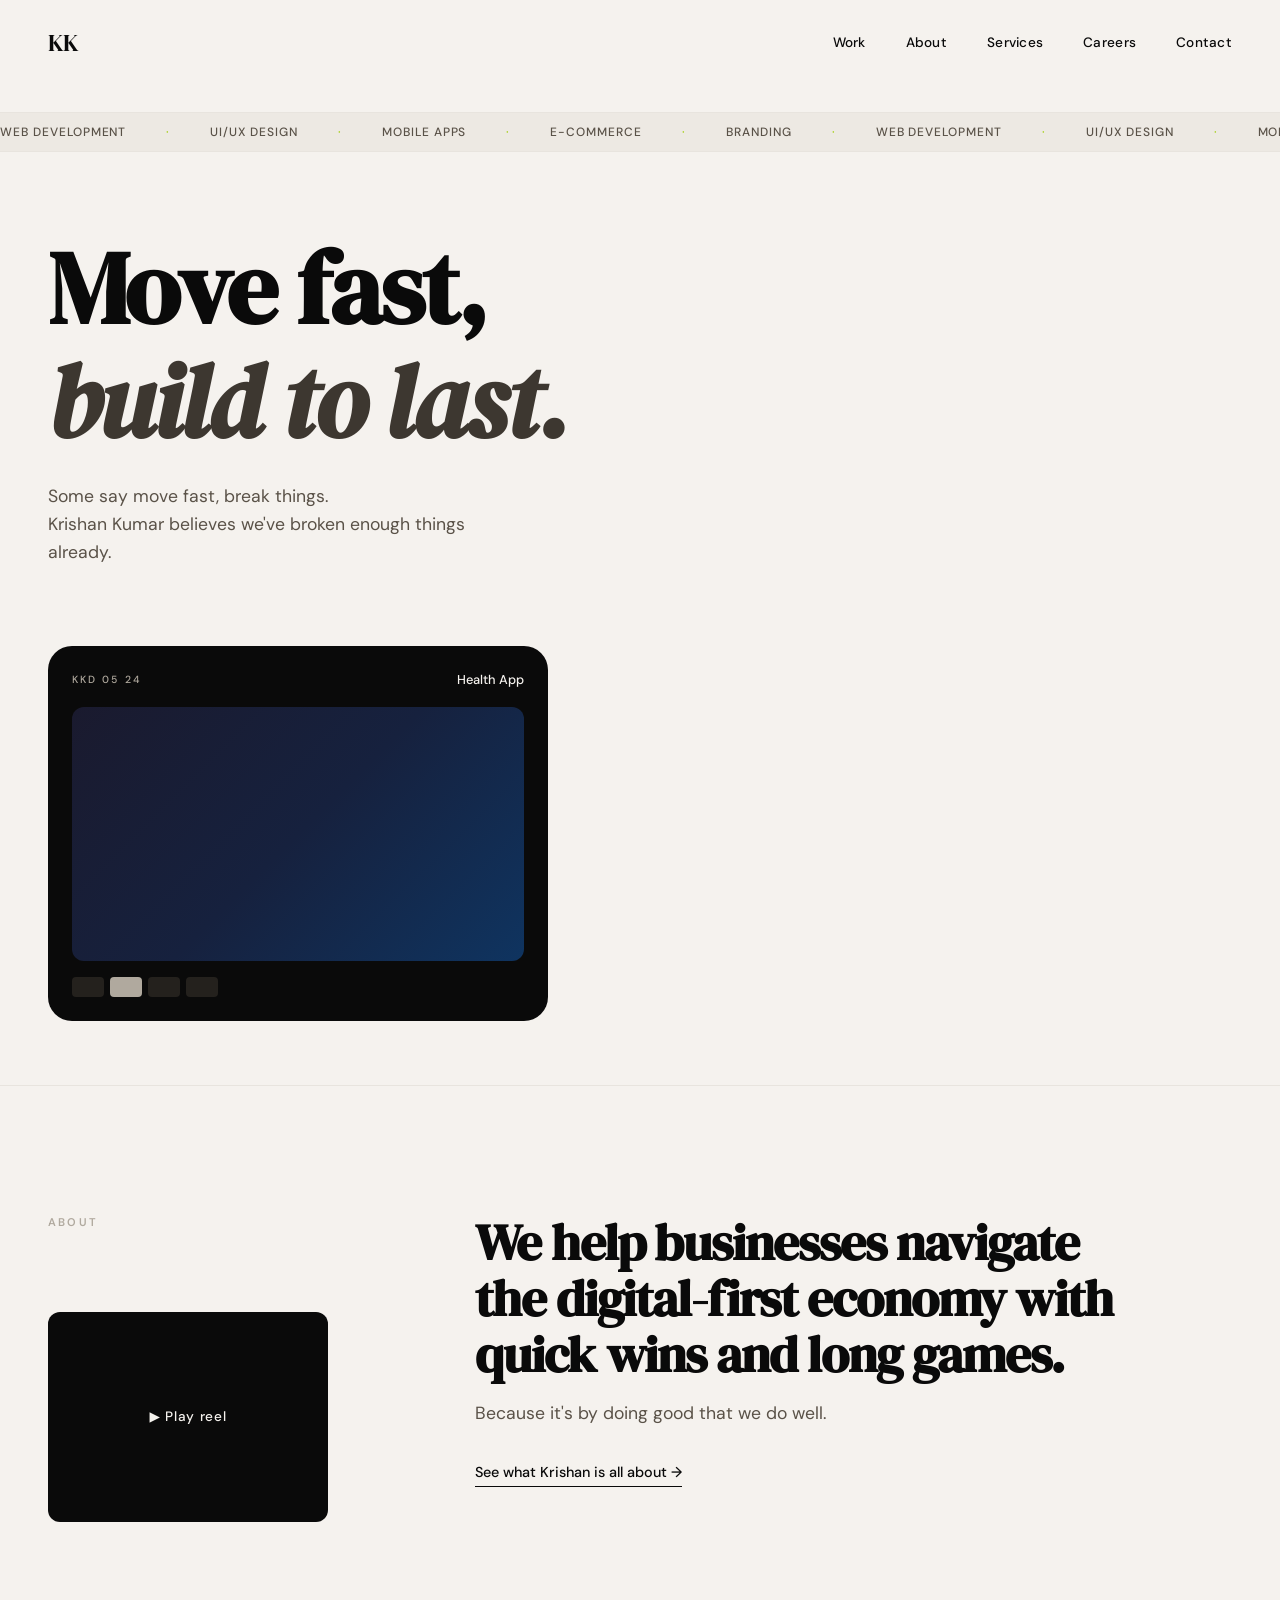
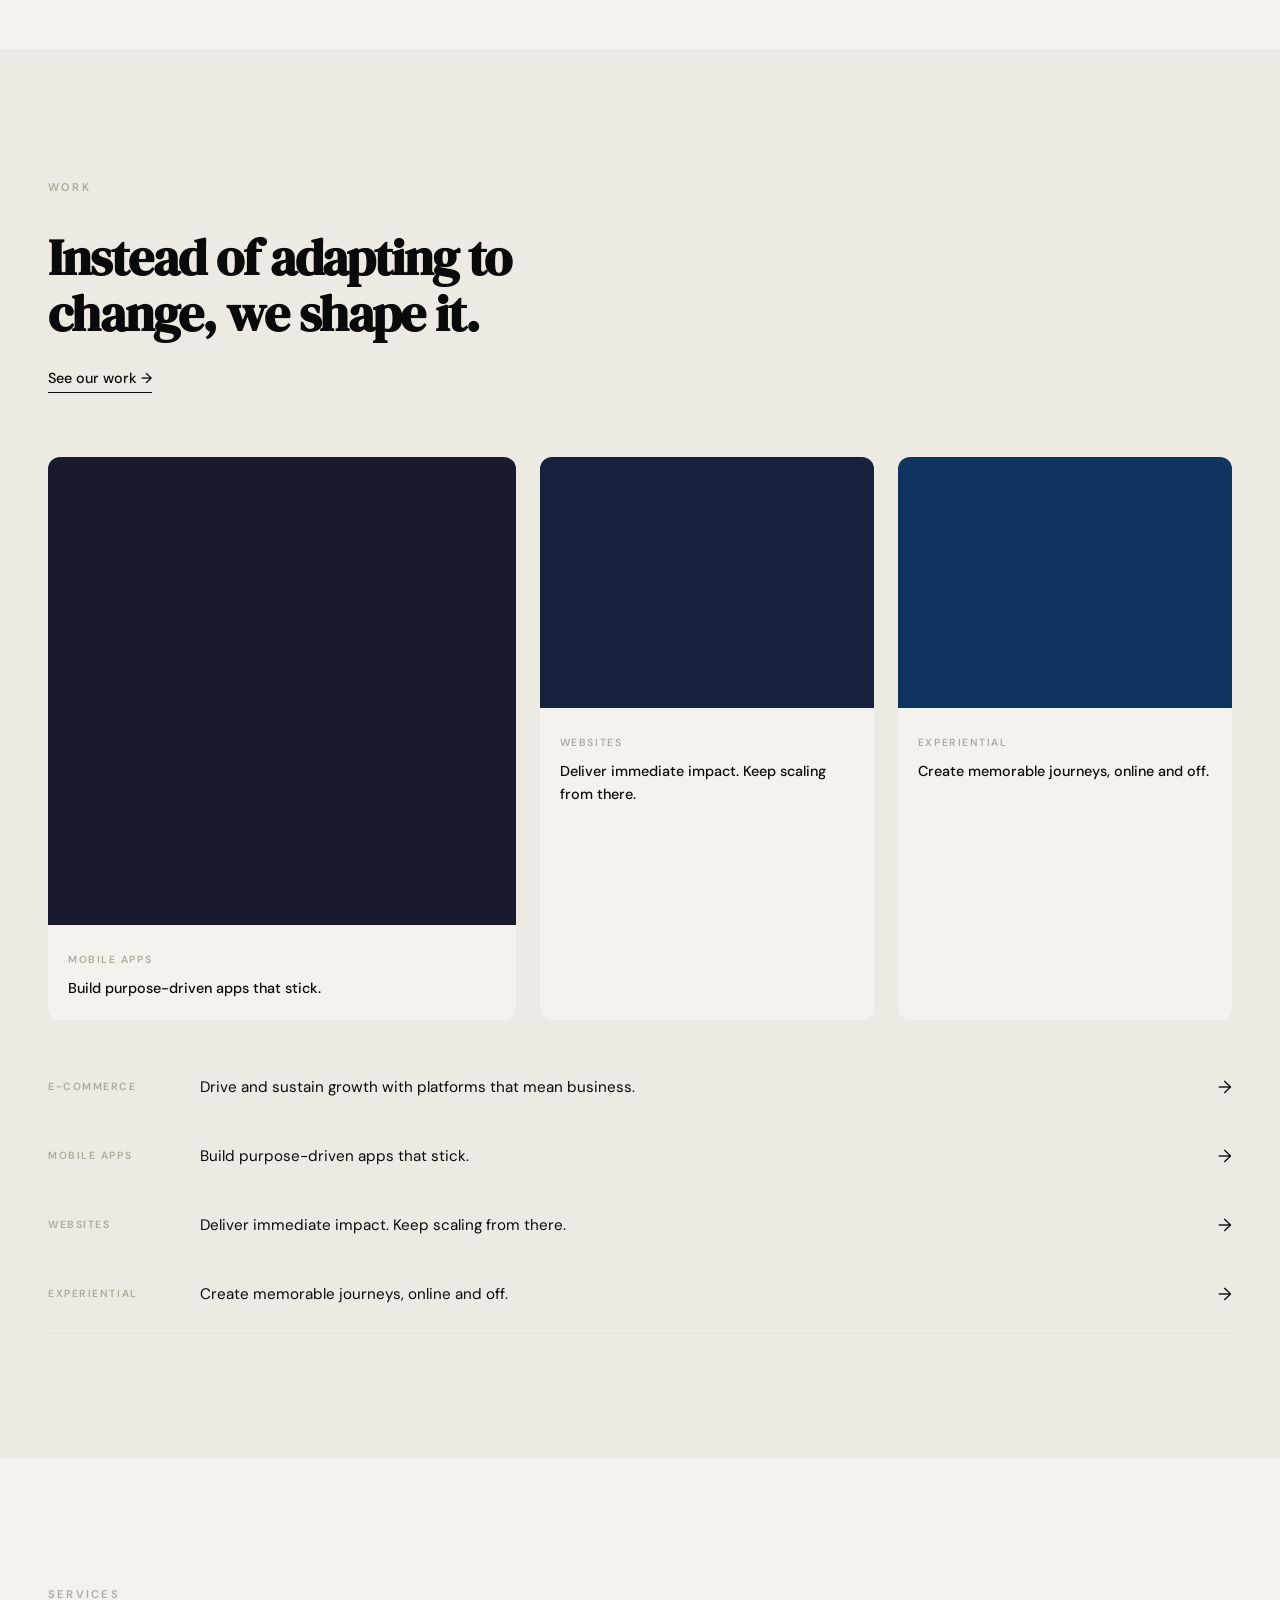
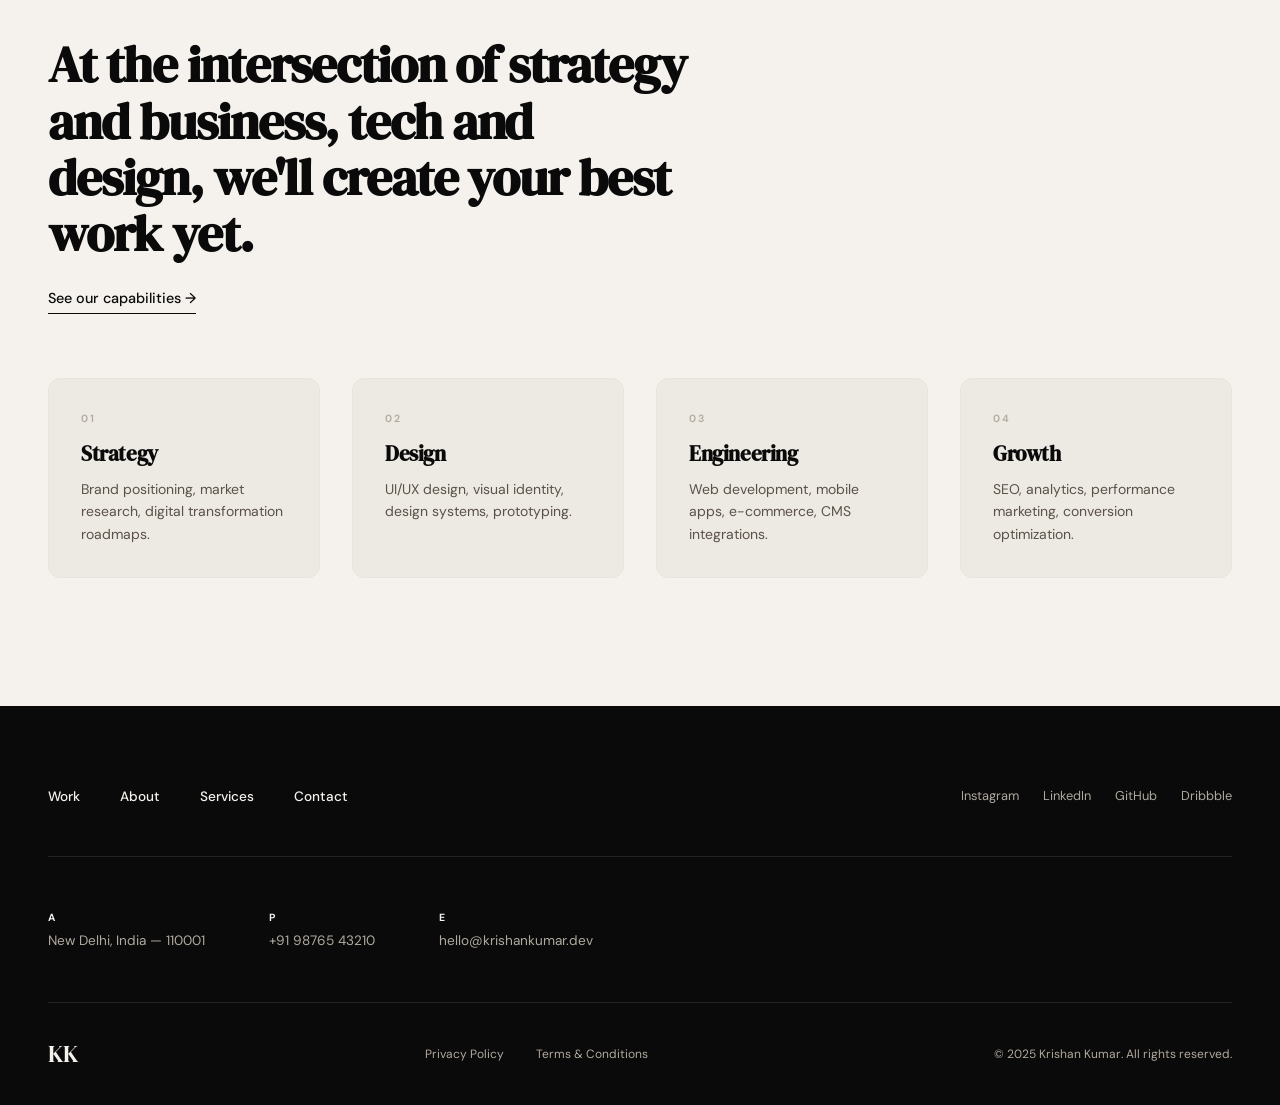
<file: index.html>
<!DOCTYPE html>
<html lang="en">
<head>
  <meta charset="UTF-8" />
  <meta name="viewport" content="width=device-width, initial-scale=1, viewport-fit=cover" />
  <title>Move Fast. Build to Last | Krishan Kumar</title>
  <meta name="description" content="Krishan Kumar helps businesses thrive in a digital-first economy with apps, websites and experiences engineered for lasting impact." />
  <link rel="stylesheet" href="css/reset.css" />
  <link rel="stylesheet" href="css/style.css" />
  <link rel="stylesheet" href="css/nav.css" />
  <link rel="stylesheet" href="css/hero.css" />
  <link rel="stylesheet" href="css/sections.css" />
  <link rel="stylesheet" href="css/footer.css" />
  <link rel="preconnect" href="https://fonts.googleapis.com">
  <link rel="preconnect" href="https://fonts.gstatic.com" crossorigin>
  <link href="https://fonts.googleapis.com/css2?family=DM+Serif+Display:ital@0;1&family=DM+Sans:wght@300;400;500;600&display=swap" rel="stylesheet">
</head>
<body>

  <header class="navbar" id="navbar">
    <a href="index.html" class="nav-logo">KK</a>
    <nav class="nav-links">
      <a href="work.html">Work</a>
      <a href="about.html">About</a>
      <a href="services.html">Services</a>
      <a href="careers.html">Careers</a>
      <a href="contact.html">Contact</a>
    </nav>
    <button class="nav-toggle" id="navToggle" aria-label="Menu">
      <span></span><span></span><span></span>
    </button>
  </header>

  <div class="mobile-menu" id="mobileMenu">
    <button class="menu-close" id="menuClose">Close ✕</button>
    <nav class="mobile-nav">
      <a href="work.html">Work</a>
      <a href="about.html">About</a>
      <a href="services.html">Services</a>
      <a href="careers.html">Careers</a>
      <a href="contact.html">Contact</a>
    </nav>
    <div class="menu-featured">
      <p class="menu-label">Featured Projects</p>
      <a href="work.html" class="menu-project">
        <span class="project-code">KKW-1025</span>
        <span class="project-title">Brand Identity — Modernizing a tech startup's digital presence</span>
      </a>
      <a href="work.html" class="menu-project">
        <span class="project-code">KKM-0325</span>
        <span class="project-title">E-Commerce Platform — Real-time data powering seamless shopping</span>
      </a>
      <a href="work.html" class="menu-project">
        <span class="project-code">KKD-0524</span>
        <span class="project-title">Mobile App — Building trust with a purpose-driven health app</span>
      </a>
      <a href="work.html" class="see-all">See all work [12]</a>
    </div>
  </div>

  <main id="content">

    <section class="hero">
      <div class="hero-ticker">
        <div class="ticker-track">
          <span>Web Development</span><span class="dot">·</span>
          <span>UI/UX Design</span><span class="dot">·</span>
          <span>Mobile Apps</span><span class="dot">·</span>
          <span>E-Commerce</span><span class="dot">·</span>
          <span>Branding</span><span class="dot">·</span>
          <span>Web Development</span><span class="dot">·</span>
          <span>UI/UX Design</span><span class="dot">·</span>
          <span>Mobile Apps</span><span class="dot">·</span>
          <span>E-Commerce</span><span class="dot">·</span>
          <span>Branding</span><span class="dot">·</span>
        </div>
      </div>
      <div class="hero-content">
        <h1 class="hero-title">Move fast,<br><em>build to last.</em></h1>
        <p class="hero-sub">Some say move fast, break things.<br>Krishan Kumar believes we've broken enough things already.</p>
      </div>
      <div class="hero-project-card">
        <a href="work.html" class="featured-card">
          <div class="card-meta">
            <span class="card-code">KKD 05 24</span>
            <span class="card-name">Health App</span>
          </div>
          <div class="card-img-placeholder">
            <div class="card-img-inner"></div>
          </div>
          <div class="card-thumbnails">
            <span class="thumb"></span>
            <span class="thumb active"></span>
            <span class="thumb"></span>
            <span class="thumb"></span>
          </div>
        </a>
      </div>
    </section>

    <section class="section-about">
      <div class="section-label">About</div>
      <div class="about-body">
        <h2>We help businesses navigate the digital-first economy with quick wins and long games.</h2>
        <p>Because it's by doing good that we do well.</p>
        <a href="about.html" class="cta-link">See what Krishan is all about →</a>
      </div>
      <div class="about-video-block">
        <div class="video-placeholder">
          <span>▶ Play reel</span>
        </div>
      </div>
    </section>

    <section class="section-work">
      <div class="section-label">Work</div>
      <h2>Instead of adapting to change, we shape it.</h2>
      <a href="work.html" class="cta-link">See our work →</a>
      <div class="work-grid">
        <a href="work.html" class="work-card work-card--large">
          <div class="work-card-img" style="background:#1a1a2e;"></div>
          <div class="work-card-info">
            <span class="work-tag">Mobile Apps</span>
            <p>Build purpose-driven apps that stick.</p>
          </div>
        </a>
        <a href="work.html" class="work-card">
          <div class="work-card-img" style="background:#16213e;"></div>
          <div class="work-card-info">
            <span class="work-tag">Websites</span>
            <p>Deliver immediate impact. Keep scaling from there.</p>
          </div>
        </a>
        <a href="work.html" class="work-card">
          <div class="work-card-img" style="background:#0f3460;"></div>
          <div class="work-card-info">
            <span class="work-tag">Experiential</span>
            <p>Create memorable journeys, online and off.</p>
          </div>
        </a>
      </div>
      <div class="work-list">
        <a href="work.html" class="work-list-item">
          <span class="work-list-tag">E-Commerce</span>
          <span class="work-list-text">Drive and sustain growth with platforms that mean business.</span>
          <span class="work-list-arrow">→</span>
        </a>
        <a href="work.html" class="work-list-item">
          <span class="work-list-tag">Mobile Apps</span>
          <span class="work-list-text">Build purpose-driven apps that stick.</span>
          <span class="work-list-arrow">→</span>
        </a>
        <a href="work.html" class="work-list-item">
          <span class="work-list-tag">Websites</span>
          <span class="work-list-text">Deliver immediate impact. Keep scaling from there.</span>
          <span class="work-list-arrow">→</span>
        </a>
        <a href="work.html" class="work-list-item">
          <span class="work-list-tag">Experiential</span>
          <span class="work-list-text">Create memorable journeys, online and off.</span>
          <span class="work-list-arrow">→</span>
        </a>
      </div>
    </section>

    <section class="section-services">
      <div class="section-label">Services</div>
      <h2>At the intersection of strategy and business, tech and design, we'll create your best work yet.</h2>
      <a href="services.html" class="cta-link">See our capabilities →</a>
      <div class="services-grid">
        <div class="service-item">
          <span class="service-num">01</span>
          <h3>Strategy</h3>
          <p>Brand positioning, market research, digital transformation roadmaps.</p>
        </div>
        <div class="service-item">
          <span class="service-num">02</span>
          <h3>Design</h3>
          <p>UI/UX design, visual identity, design systems, prototyping.</p>
        </div>
        <div class="service-item">
          <span class="service-num">03</span>
          <h3>Engineering</h3>
          <p>Web development, mobile apps, e-commerce, CMS integrations.</p>
        </div>
        <div class="service-item">
          <span class="service-num">04</span>
          <h3>Growth</h3>
          <p>SEO, analytics, performance marketing, conversion optimization.</p>
        </div>
      </div>
    </section>

  </main>

  <footer class="site-footer">
    <div class="footer-top">
      <nav class="footer-nav">
        <a href="work.html">Work</a>
        <a href="about.html">About</a>
        <a href="services.html">Services</a>
        <a href="contact.html">Contact</a>
      </nav>
      <div class="footer-social">
        <a href="#" target="_blank">Instagram</a>
        <a href="#" target="_blank">LinkedIn</a>
        <a href="#" target="_blank">GitHub</a>
        <a href="#" target="_blank">Dribbble</a>
      </div>
    </div>
    <div class="footer-mid">
      <div class="footer-address">
        <p><strong>A</strong><br>New Delhi, India — 110001</p>
        <p><strong>P</strong><br>+91 98765 43210</p>
        <p><strong>E</strong><br><a href="mailto:hello@krishankumar.dev">hello@krishankumar.dev</a></p>
      </div>
    </div>
    <div class="footer-bottom">
      <a href="index.html" class="footer-logo">KK</a>
      <div class="footer-legal">
        <a href="#">Privacy Policy</a>
        <a href="#">Terms &amp; Conditions</a>
      </div>
      <p class="footer-copy">© 2025 Krishan Kumar. All rights reserved.</p>
    </div>
  </footer>

  <script src="js/main.js"></script>
</body>
</html>
</file>
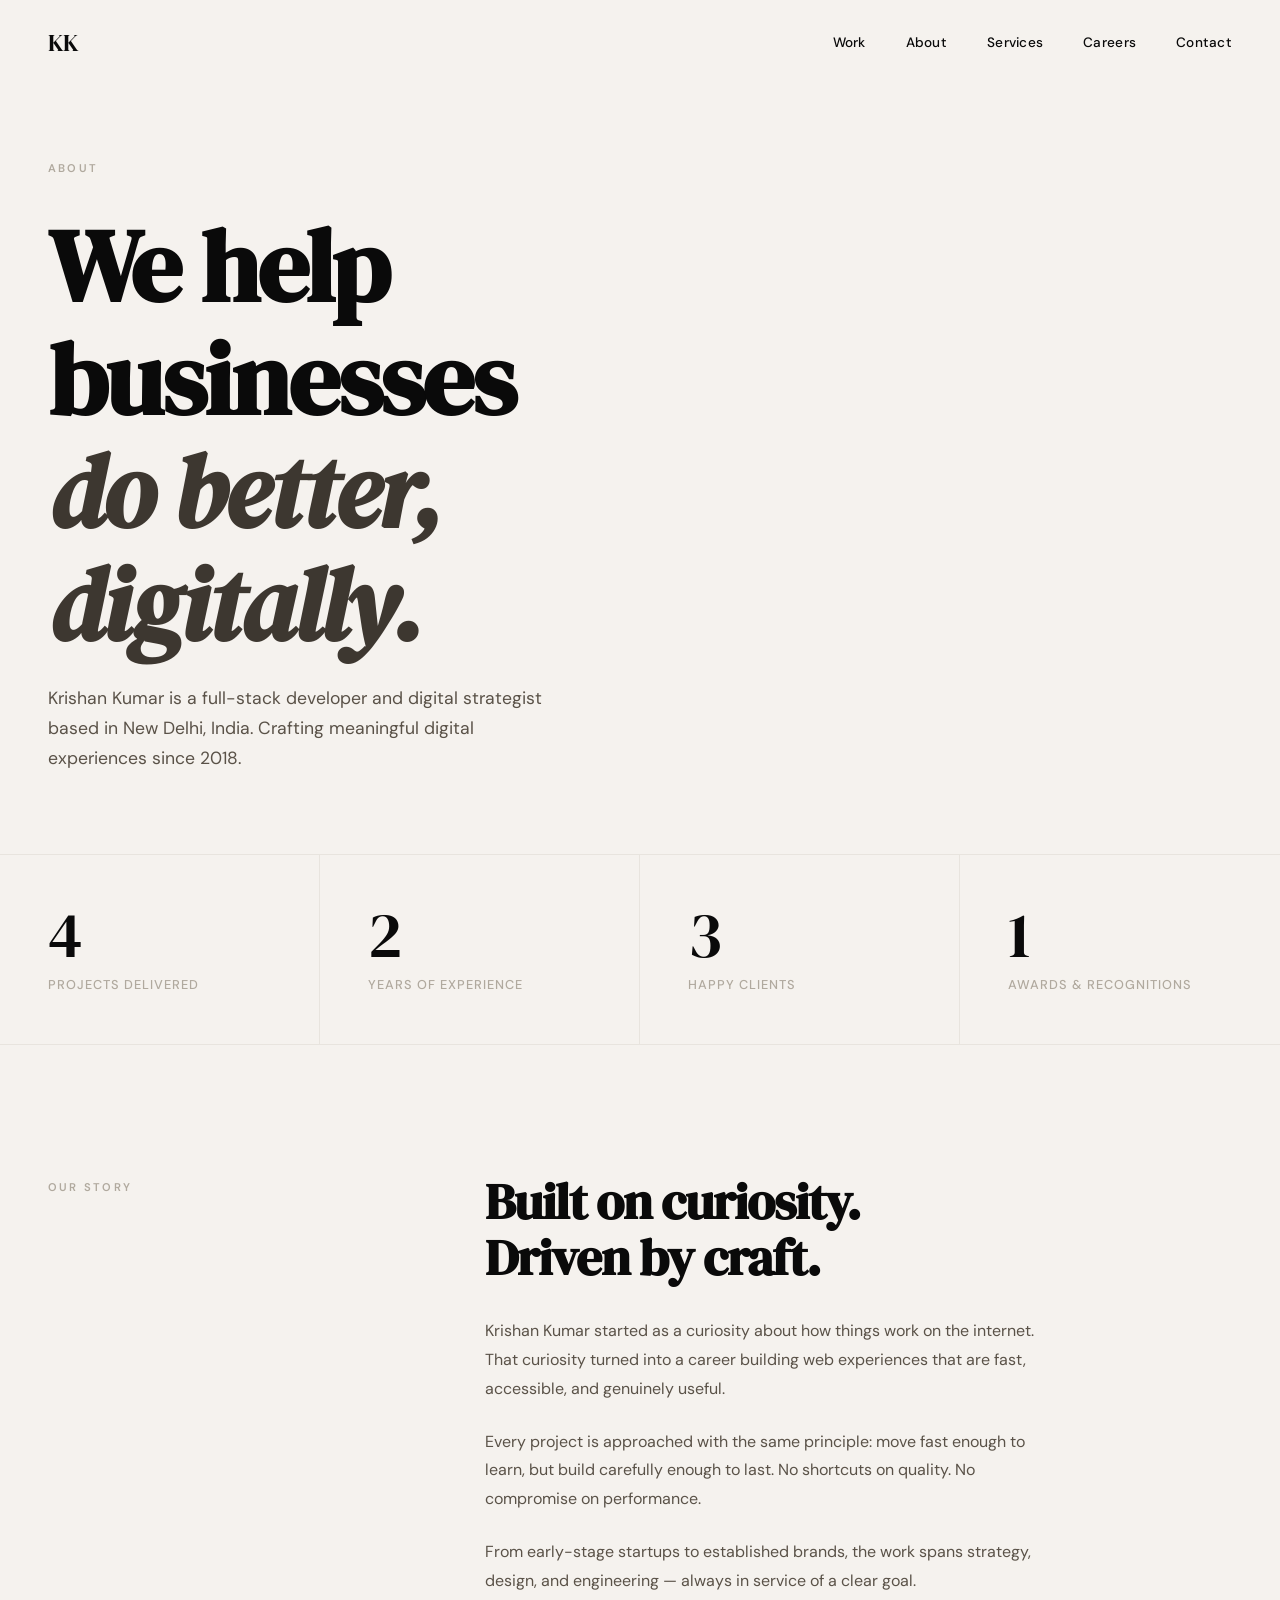
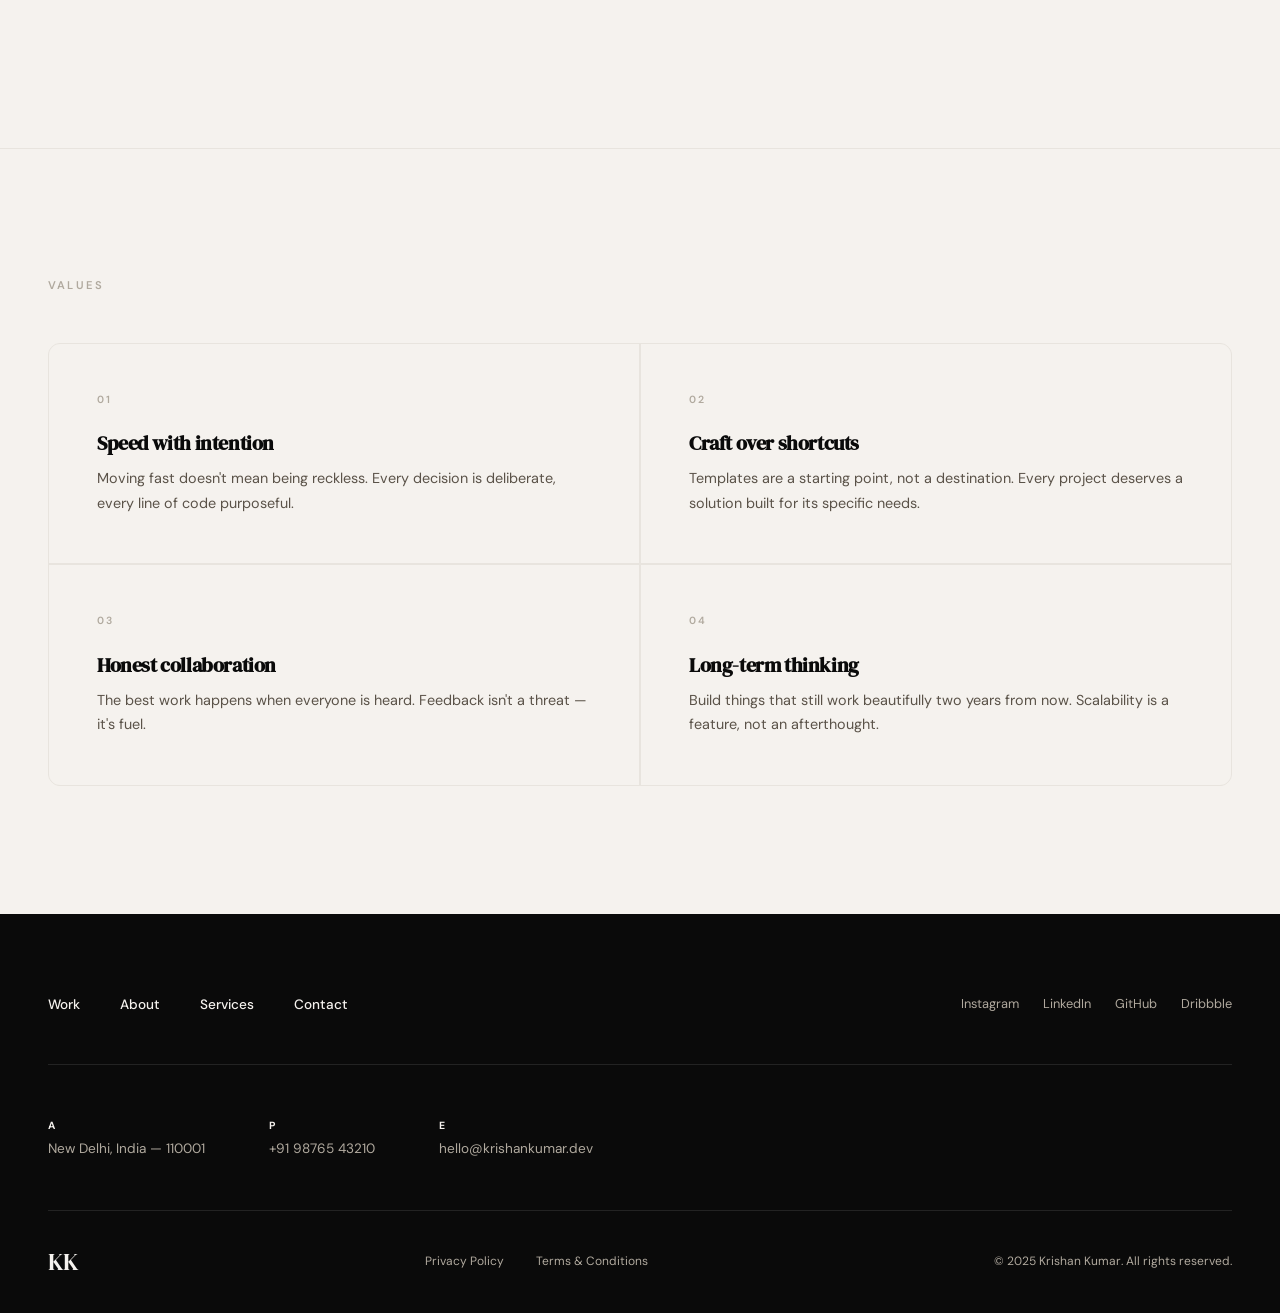
<file: about.html>
<!DOCTYPE html>
<html lang="en">
<head>
  <meta charset="UTF-8" />
  <meta name="viewport" content="width=device-width, initial-scale=1, viewport-fit=cover" />
  <title>About | Krishan Kumar</title>
  <link rel="stylesheet" href="css/reset.css" />
  <link rel="stylesheet" href="css/style.css" />
  <link rel="stylesheet" href="css/nav.css" />
  <link rel="stylesheet" href="css/footer.css" />
  <link rel="stylesheet" href="css/pages.css" />
  <link href="https://fonts.googleapis.com/css2?family=DM+Serif+Display:ital@0;1&family=DM+Sans:wght@300;400;500;600&display=swap" rel="stylesheet">
</head>
<body>

  <header class="navbar" id="navbar">
    <a href="index.html" class="nav-logo">KK</a>
    <nav class="nav-links">
      <a href="work.html">Work</a>
      <a href="about.html">About</a>
      <a href="services.html">Services</a>
      <a href="careers.html">Careers</a>
      <a href="contact.html">Contact</a>
    </nav>
    <button class="nav-toggle" id="navToggle"><span></span><span></span><span></span></button>
  </header>

  <div class="mobile-menu" id="mobileMenu">
    <button class="menu-close" id="menuClose">Close ✕</button>
    <nav class="mobile-nav">
      <a href="work.html">Work</a>
      <a href="about.html">About</a>
      <a href="services.html">Services</a>
      <a href="careers.html">Careers</a>
      <a href="contact.html">Contact</a>
    </nav>
  </div>

  <main id="content">

    <section class="page-hero">
      <div class="section-label">About</div>
      <h1>We help businesses<br><em>do better, digitally.</em></h1>
      <p class="page-lead">Krishan Kumar is a full-stack developer and digital strategist based in New Delhi, India. Crafting meaningful digital experiences since 2018.</p>
    </section>

    <section class="about-stats">
      <div class="stat-item">
        <span class="stat-num" data-target="12" data-counter>0</span>
        <span class="stat-label">Projects delivered</span>
      </div>
      <div class="stat-item">
        <span class="stat-num" data-target="6" data-counter>0</span>
        <span class="stat-label">Years of experience</span>
      </div>
      <div class="stat-item">
        <span class="stat-num" data-target="8" data-counter>0</span>
        <span class="stat-label">Happy clients</span>
      </div>
      <div class="stat-item">
        <span class="stat-num" data-target="4" data-counter>0</span>
        <span class="stat-label">Awards &amp; recognitions</span>
      </div>
    </section>

    <section class="about-story">
      <div class="story-col story-col--label">
        <span class="section-label">Our Story</span>
      </div>
      <div class="story-col story-col--text">
        <h2>Built on curiosity.<br>Driven by craft.</h2>
        <p>Krishan Kumar started as a curiosity about how things work on the internet. That curiosity turned into a career building web experiences that are fast, accessible, and genuinely useful.</p>
        <p>Every project is approached with the same principle: move fast enough to learn, but build carefully enough to last. No shortcuts on quality. No compromise on performance.</p>
        <p>From early-stage startups to established brands, the work spans strategy, design, and engineering — always in service of a clear goal.</p>
      </div>
    </section>

    <section class="about-values">
      <div class="section-label">Values</div>
      <div class="values-grid">
        <div class="value-item">
          <span class="value-num">01</span>
          <h3>Speed with intention</h3>
          <p>Moving fast doesn't mean being reckless. Every decision is deliberate, every line of code purposeful.</p>
        </div>
        <div class="value-item">
          <span class="value-num">02</span>
          <h3>Craft over shortcuts</h3>
          <p>Templates are a starting point, not a destination. Every project deserves a solution built for its specific needs.</p>
        </div>
        <div class="value-item">
          <span class="value-num">03</span>
          <h3>Honest collaboration</h3>
          <p>The best work happens when everyone is heard. Feedback isn't a threat — it's fuel.</p>
        </div>
        <div class="value-item">
          <span class="value-num">04</span>
          <h3>Long-term thinking</h3>
          <p>Build things that still work beautifully two years from now. Scalability is a feature, not an afterthought.</p>
        </div>
      </div>
    </section>

  </main>

  <footer class="site-footer">
    <div class="footer-top">
      <nav class="footer-nav">
        <a href="work.html">Work</a>
        <a href="about.html">About</a>
        <a href="services.html">Services</a>
        <a href="contact.html">Contact</a>
      </nav>
      <div class="footer-social">
        <a href="#">Instagram</a>
        <a href="#">LinkedIn</a>
        <a href="#">GitHub</a>
        <a href="#">Dribbble</a>
      </div>
    </div>
    <div class="footer-mid">
      <div class="footer-address">
        <p><strong>A</strong><br>New Delhi, India — 110001</p>
        <p><strong>P</strong><br>+91 98765 43210</p>
        <p><strong>E</strong><br><a href="mailto:hello@krishankumar.dev">hello@krishankumar.dev</a></p>
      </div>
    </div>
    <div class="footer-bottom">
      <a href="index.html" class="footer-logo">KK</a>
      <div class="footer-legal">
        <a href="#">Privacy Policy</a>
        <a href="#">Terms &amp; Conditions</a>
      </div>
      <p class="footer-copy">© 2025 Krishan Kumar. All rights reserved.</p>
    </div>
  </footer>

  <script src="js/main.js"></script>
</body>
</html>
</file>
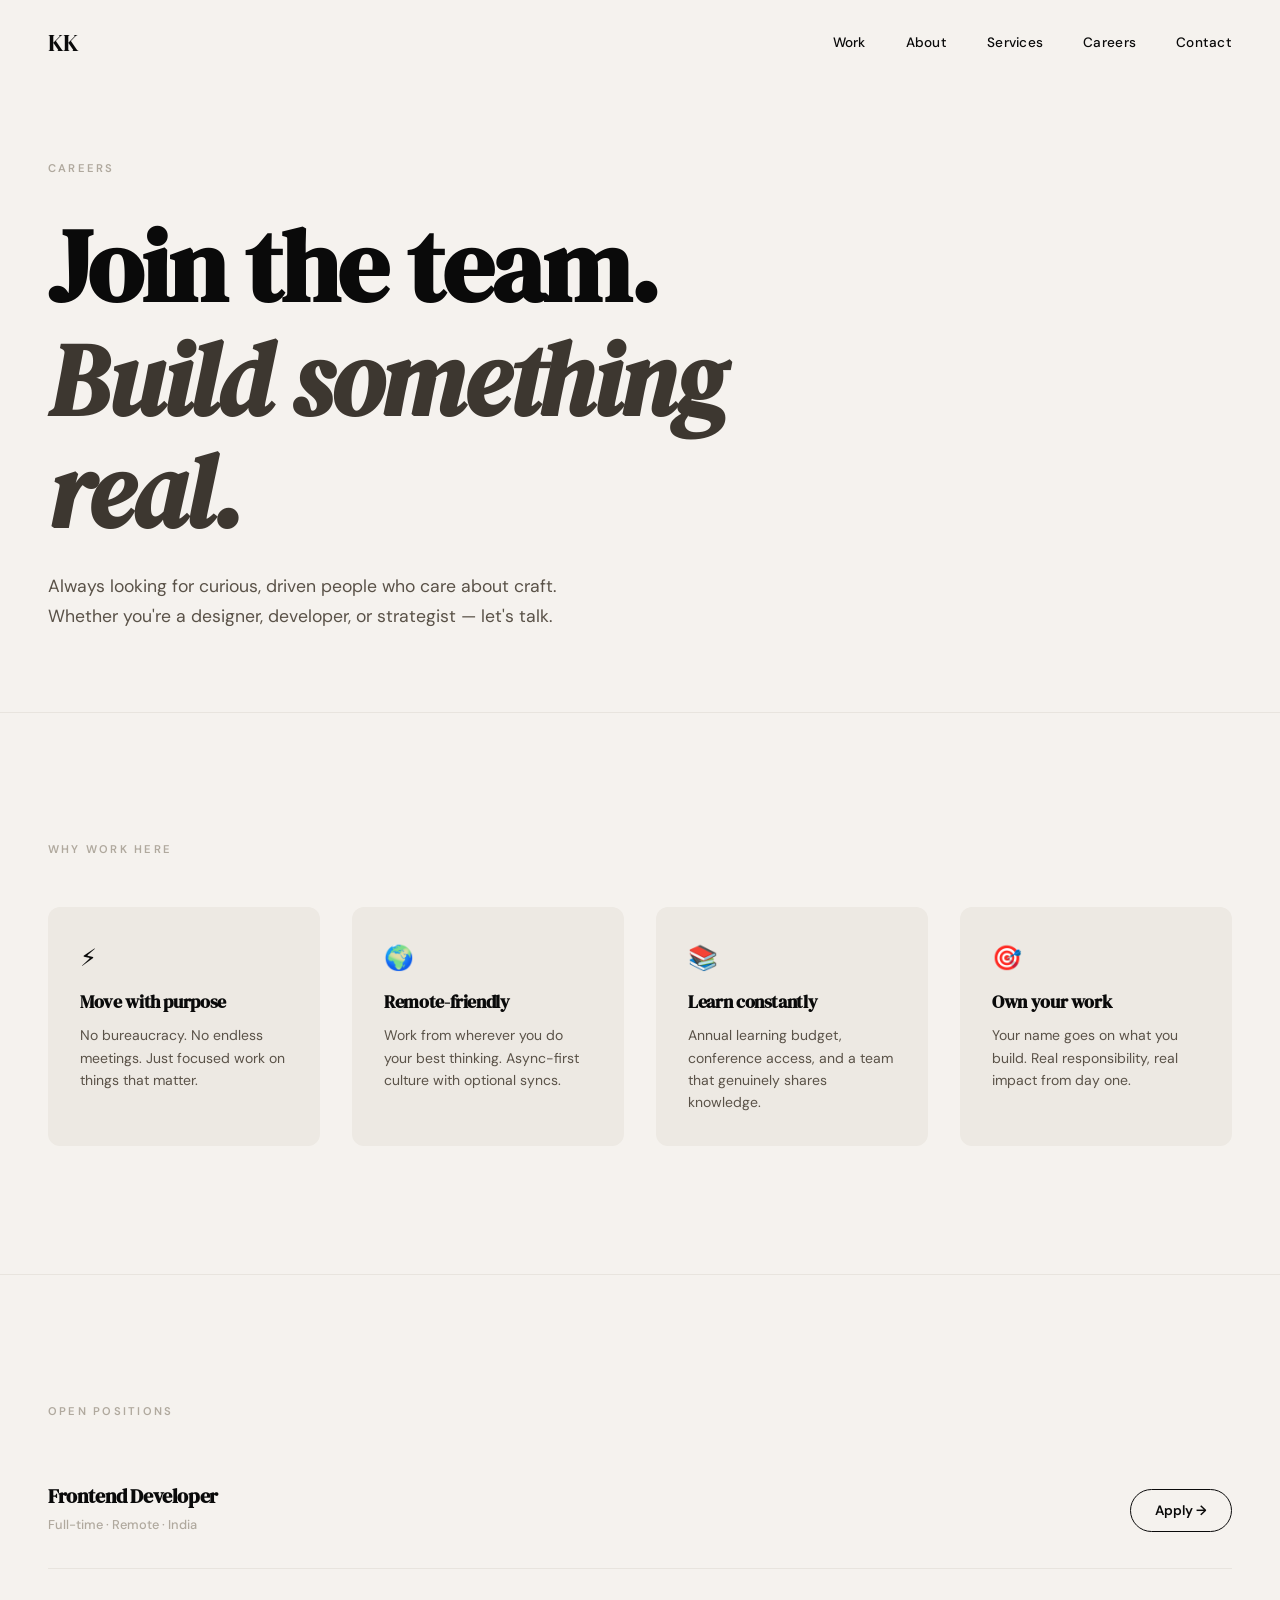
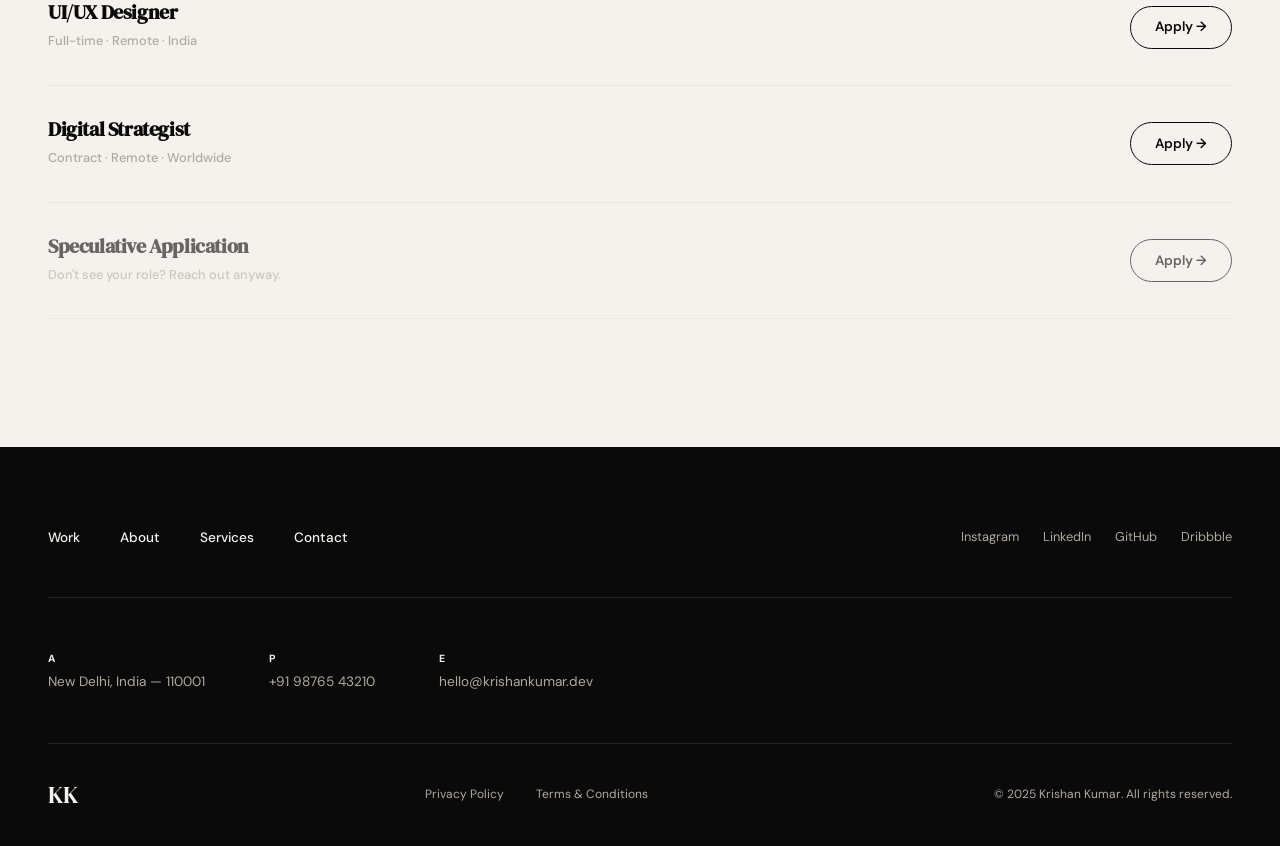
<file: careers.html>
<!DOCTYPE html>
<html lang="en">
<head>
  <meta charset="UTF-8" />
  <meta name="viewport" content="width=device-width, initial-scale=1, viewport-fit=cover" />
  <title>Careers | Krishan Kumar</title>
  <link rel="stylesheet" href="css/reset.css" />
  <link rel="stylesheet" href="css/style.css" />
  <link rel="stylesheet" href="css/nav.css" />
  <link rel="stylesheet" href="css/footer.css" />
  <link rel="stylesheet" href="css/pages.css" />
  <link href="https://fonts.googleapis.com/css2?family=DM+Serif+Display:ital@0;1&family=DM+Sans:wght@300;400;500;600&display=swap" rel="stylesheet">
</head>
<body>

  <header class="navbar" id="navbar">
    <a href="index.html" class="nav-logo">KK</a>
    <nav class="nav-links">
      <a href="work.html">Work</a>
      <a href="about.html">About</a>
      <a href="services.html">Services</a>
      <a href="careers.html">Careers</a>
      <a href="contact.html">Contact</a>
    </nav>
    <button class="nav-toggle" id="navToggle"><span></span><span></span><span></span></button>
  </header>

  <div class="mobile-menu" id="mobileMenu">
    <button class="menu-close" id="menuClose">Close ✕</button>
    <nav class="mobile-nav">
      <a href="work.html">Work</a>
      <a href="about.html">About</a>
      <a href="services.html">Services</a>
      <a href="contact.html">Contact</a>
    </nav>
  </div>

  <main id="content">

    <section class="page-hero">
      <div class="section-label">Careers</div>
      <h1>Join the team.<br><em>Build something real.</em></h1>
      <p class="page-lead">Always looking for curious, driven people who care about craft. Whether you're a designer, developer, or strategist — let's talk.</p>
    </section>

    <section class="careers-perks">
      <div class="section-label">Why work here</div>
      <div class="perks-grid">
        <div class="perk-item">
          <span class="perk-icon">⚡</span>
          <h3>Move with purpose</h3>
          <p>No bureaucracy. No endless meetings. Just focused work on things that matter.</p>
        </div>
        <div class="perk-item">
          <span class="perk-icon">🌍</span>
          <h3>Remote-friendly</h3>
          <p>Work from wherever you do your best thinking. Async-first culture with optional syncs.</p>
        </div>
        <div class="perk-item">
          <span class="perk-icon">📚</span>
          <h3>Learn constantly</h3>
          <p>Annual learning budget, conference access, and a team that genuinely shares knowledge.</p>
        </div>
        <div class="perk-item">
          <span class="perk-icon">🎯</span>
          <h3>Own your work</h3>
          <p>Your name goes on what you build. Real responsibility, real impact from day one.</p>
        </div>
      </div>
    </section>

    <section class="careers-openings">
      <div class="section-label">Open Positions</div>

      <div class="opening-item">
        <div class="opening-info">
          <h3>Frontend Developer</h3>
          <span class="opening-meta">Full-time · Remote · India</span>
        </div>
        <a href="contact.html" class="opening-apply">Apply →</a>
      </div>

      <div class="opening-item">
        <div class="opening-info">
          <h3>UI/UX Designer</h3>
          <span class="opening-meta">Full-time · Remote · India</span>
        </div>
        <a href="contact.html" class="opening-apply">Apply →</a>
      </div>

      <div class="opening-item">
        <div class="opening-info">
          <h3>Digital Strategist</h3>
          <span class="opening-meta">Contract · Remote · Worldwide</span>
        </div>
        <a href="contact.html" class="opening-apply">Apply →</a>
      </div>

      <div class="opening-item opening-item--speculative">
        <div class="opening-info">
          <h3>Speculative Application</h3>
          <span class="opening-meta">Don't see your role? Reach out anyway.</span>
        </div>
        <a href="contact.html" class="opening-apply">Apply →</a>
      </div>

    </section>

  </main>

  <footer class="site-footer">
    <div class="footer-top">
      <nav class="footer-nav">
        <a href="work.html">Work</a>
        <a href="about.html">About</a>
        <a href="services.html">Services</a>
        <a href="contact.html">Contact</a>
      </nav>
      <div class="footer-social">
        <a href="#">Instagram</a>
        <a href="#">LinkedIn</a>
        <a href="#">GitHub</a>
        <a href="#">Dribbble</a>
      </div>
    </div>
    <div class="footer-mid">
      <div class="footer-address">
        <p><strong>A</strong><br>New Delhi, India — 110001</p>
        <p><strong>P</strong><br>+91 98765 43210</p>
        <p><strong>E</strong><br><a href="mailto:hello@krishankumar.dev">hello@krishankumar.dev</a></p>
      </div>
    </div>
    <div class="footer-bottom">
      <a href="index.html" class="footer-logo">KK</a>
      <div class="footer-legal">
        <a href="#">Privacy Policy</a>
        <a href="#">Terms &amp; Conditions</a>
      </div>
      <p class="footer-copy">© 2025 Krishan Kumar. All rights reserved.</p>
    </div>
  </footer>

  <script src="js/main.js"></script>
</body>
</html>
</file>
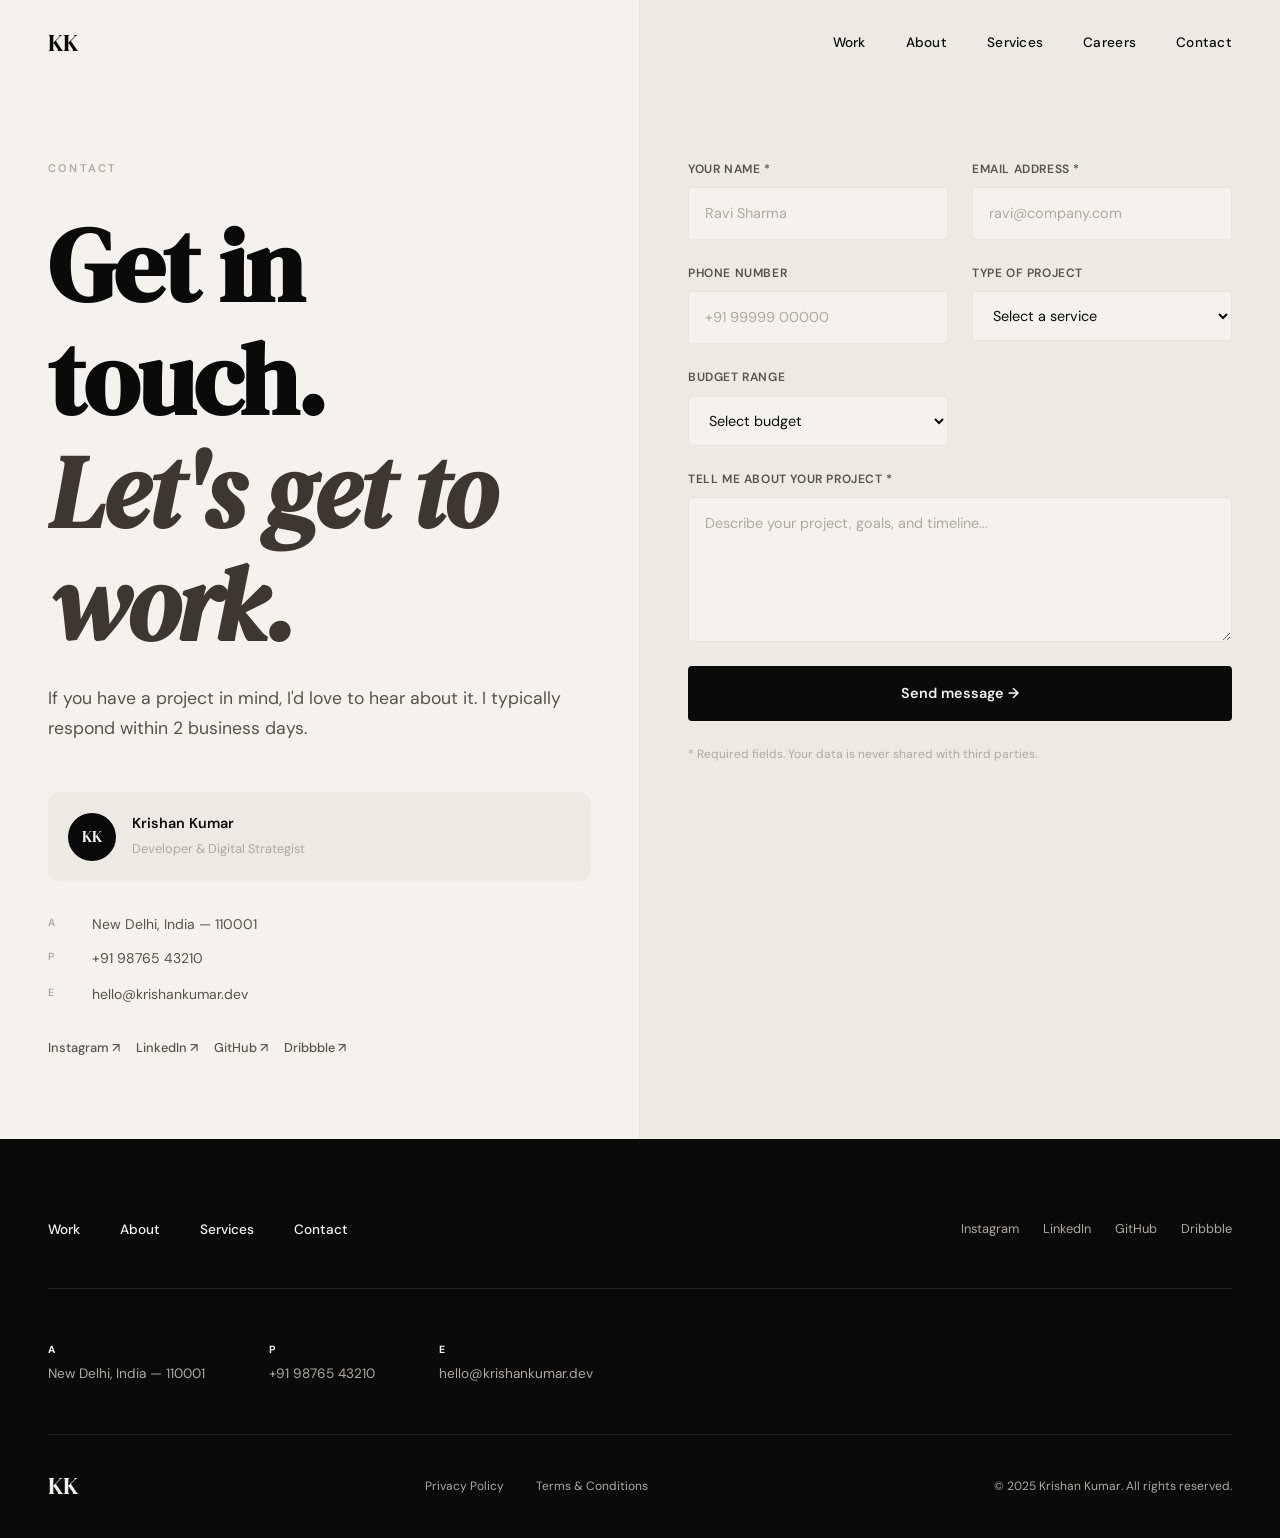
<file: contact.html>
<!DOCTYPE html>
<html lang="en">
<head>
  <meta charset="UTF-8" />
  <meta name="viewport" content="width=device-width, initial-scale=1, viewport-fit=cover" />
  <title>Contact | Krishan Kumar</title>
  <link rel="stylesheet" href="css/reset.css" />
  <link rel="stylesheet" href="css/style.css" />
  <link rel="stylesheet" href="css/nav.css" />
  <link rel="stylesheet" href="css/footer.css" />
  <link rel="stylesheet" href="css/pages.css" />
  <link href="https://fonts.googleapis.com/css2?family=DM+Serif+Display:ital@0;1&family=DM+Sans:wght@300;400;500;600&display=swap" rel="stylesheet">
</head>
<body>

  <header class="navbar" id="navbar">
    <a href="index.html" class="nav-logo">KK</a>
    <nav class="nav-links">
      <a href="work.html">Work</a>
      <a href="about.html">About</a>
      <a href="services.html">Services</a>
      <a href="careers.html">Careers</a>
      <a href="contact.html">Contact</a>
    </nav>
    <button class="nav-toggle" id="navToggle"><span></span><span></span><span></span></button>
  </header>

  <div class="mobile-menu" id="mobileMenu">
    <button class="menu-close" id="menuClose">Close ✕</button>
    <nav class="mobile-nav">
      <a href="work.html">Work</a>
      <a href="about.html">About</a>
      <a href="services.html">Services</a>
      <a href="contact.html">Contact</a>
    </nav>
  </div>

  <main id="content">

    <section class="contact-hero">
      <div class="contact-hero-left">
        <div class="section-label">Contact</div>
        <h1>Get in touch.<br><em>Let's get to work.</em></h1>
        <p class="page-lead">If you have a project in mind, I'd love to hear about it. I typically respond within 2 business days.</p>

        <div class="contact-person">
          <div class="contact-avatar">KK</div>
          <div class="contact-person-info">
            <strong>Krishan Kumar</strong>
            <span>Developer &amp; Digital Strategist</span>
          </div>
        </div>

        <div class="contact-details">
          <div class="contact-detail-row">
            <span class="contact-detail-label">A</span>
            <span>New Delhi, India — 110001</span>
          </div>
          <div class="contact-detail-row">
            <span class="contact-detail-label">P</span>
            <a href="tel:+919876543210">+91 98765 43210</a>
          </div>
          <div class="contact-detail-row">
            <span class="contact-detail-label">E</span>
            <a href="mailto:hello@krishankumar.dev">hello@krishankumar.dev</a>
          </div>
        </div>

        <div class="contact-social">
          <a href="#" target="_blank">Instagram ↗</a>
          <a href="#" target="_blank">LinkedIn ↗</a>
          <a href="#" target="_blank">GitHub ↗</a>
          <a href="#" target="_blank">Dribbble ↗</a>
        </div>
      </div>

      <div class="contact-hero-right">
        <form class="contact-form" id="contactForm" novalidate>
          <div class="form-group">
            <label for="name">Your name *</label>
            <input type="text" id="name" name="name" placeholder="Ravi Sharma" required />
          </div>
          <div class="form-group">
            <label for="email">Email address *</label>
            <input type="email" id="email" name="email" placeholder="ravi@company.com" required />
          </div>
          <div class="form-group">
            <label for="phone">Phone number</label>
            <input type="tel" id="phone" name="phone" placeholder="+91 99999 00000" />
          </div>
          <div class="form-group">
            <label for="service">Type of project</label>
            <select id="service" name="service">
              <option value="">Select a service</option>
              <option value="website">Website</option>
              <option value="mobile-app">Mobile App</option>
              <option value="e-commerce">E-Commerce</option>
              <option value="experiential">Experiential</option>
              <option value="strategy">Strategy &amp; Consulting</option>
              <option value="other">Other</option>
            </select>
          </div>
          <div class="form-group">
            <label for="budget">Budget range</label>
            <select id="budget" name="budget">
              <option value="">Select budget</option>
              <option value="under-50k">Under ₹50,000</option>
              <option value="50k-2l">₹50,000 – ₹2,00,000</option>
              <option value="2l-5l">₹2,00,000 – ₹5,00,000</option>
              <option value="5l-plus">₹5,00,000+</option>
            </select>
          </div>
          <div class="form-group form-group--full">
            <label for="message">Tell me about your project *</label>
            <textarea id="message" name="message" rows="5" placeholder="Describe your project, goals, and timeline..." required></textarea>
          </div>
          <button type="submit" class="form-submit">Send message →</button>
          <p class="form-note">* Required fields. Your data is never shared with third parties.</p>
        </form>
      </div>
    </section>

  </main>

  <footer class="site-footer">
    <div class="footer-top">
      <nav class="footer-nav">
        <a href="work.html">Work</a>
        <a href="about.html">About</a>
        <a href="services.html">Services</a>
        <a href="contact.html">Contact</a>
      </nav>
      <div class="footer-social">
        <a href="#">Instagram</a>
        <a href="#">LinkedIn</a>
        <a href="#">GitHub</a>
        <a href="#">Dribbble</a>
      </div>
    </div>
    <div class="footer-mid">
      <div class="footer-address">
        <p><strong>A</strong><br>New Delhi, India — 110001</p>
        <p><strong>P</strong><br>+91 98765 43210</p>
        <p><strong>E</strong><br><a href="mailto:hello@krishankumar.dev">hello@krishankumar.dev</a></p>
      </div>
    </div>
    <div class="footer-bottom">
      <a href="index.html" class="footer-logo">KK</a>
      <div class="footer-legal">
        <a href="#">Privacy Policy</a>
        <a href="#">Terms &amp; Conditions</a>
      </div>
      <p class="footer-copy">© 2025 Krishan Kumar. All rights reserved.</p>
    </div>
  </footer>

  <script src="js/main.js"></script>
  <script src="js/contact.js"></script>
</body>
</html>
</file>
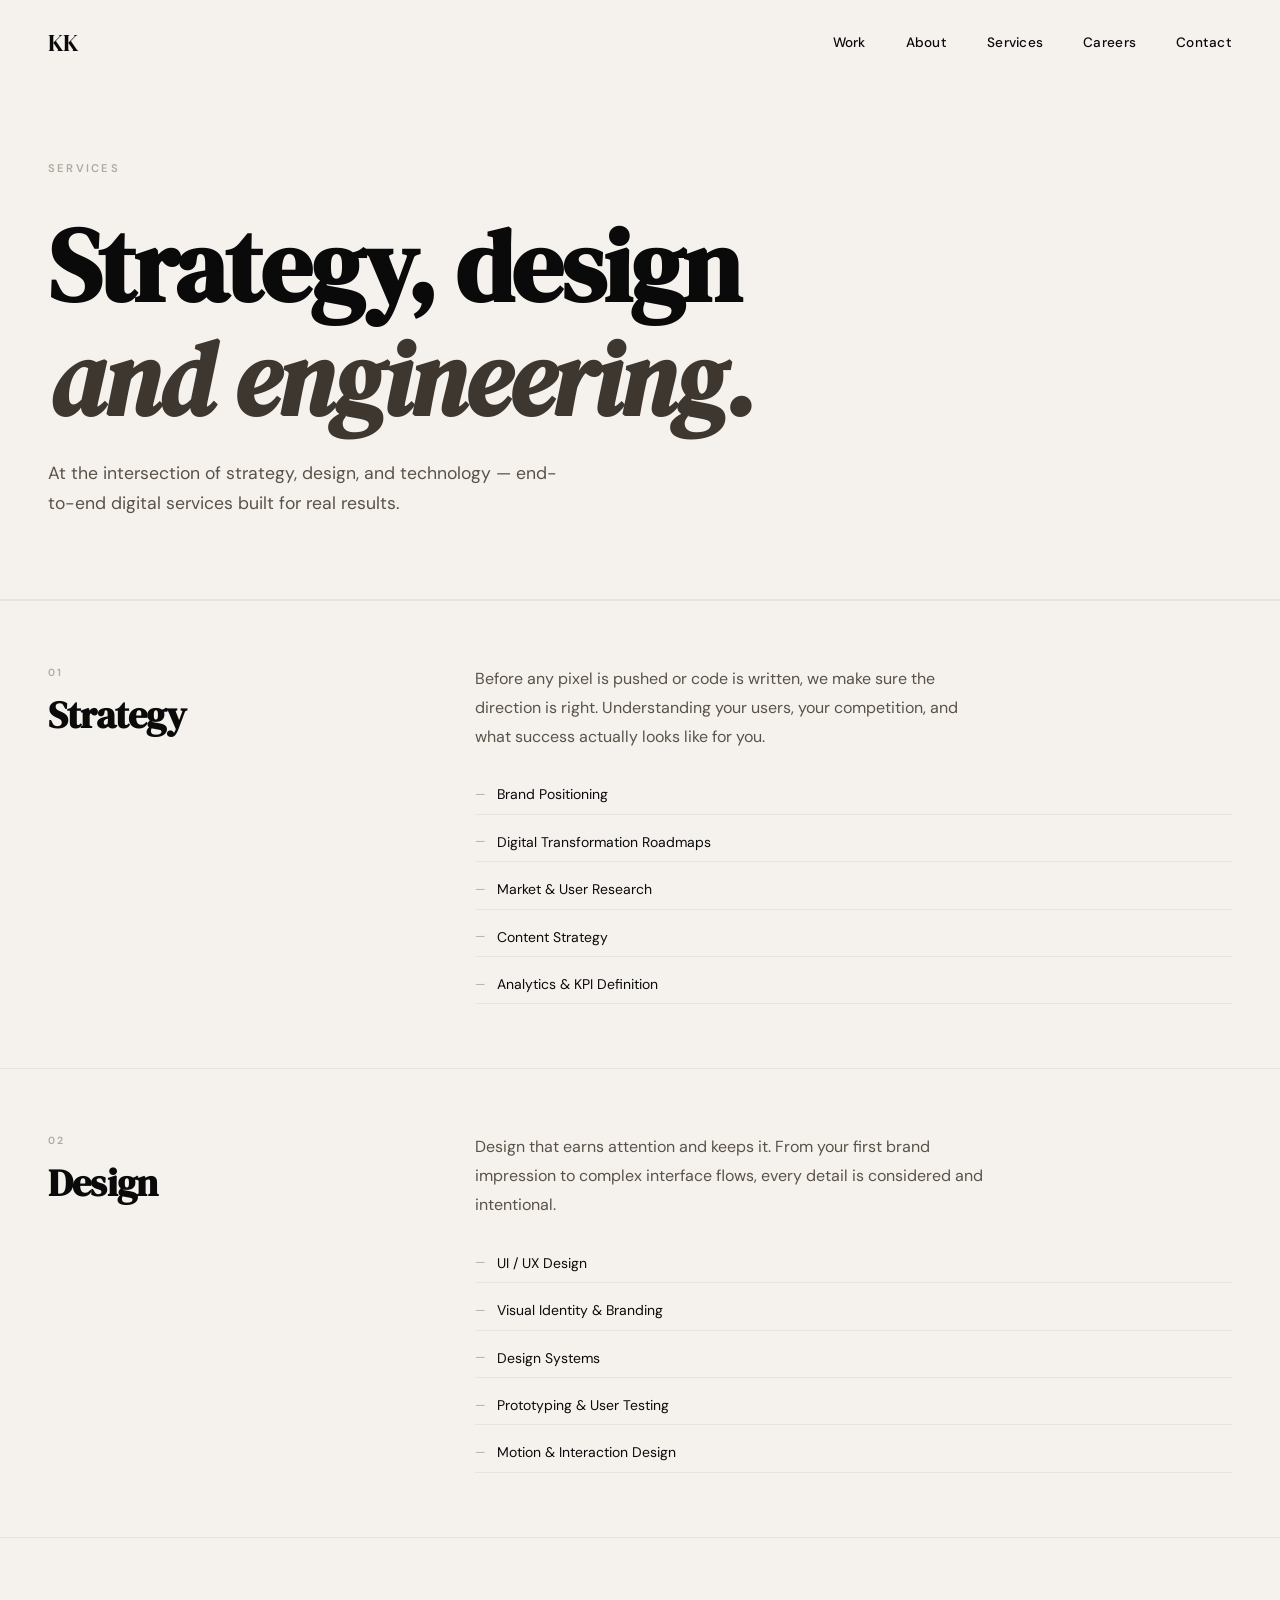
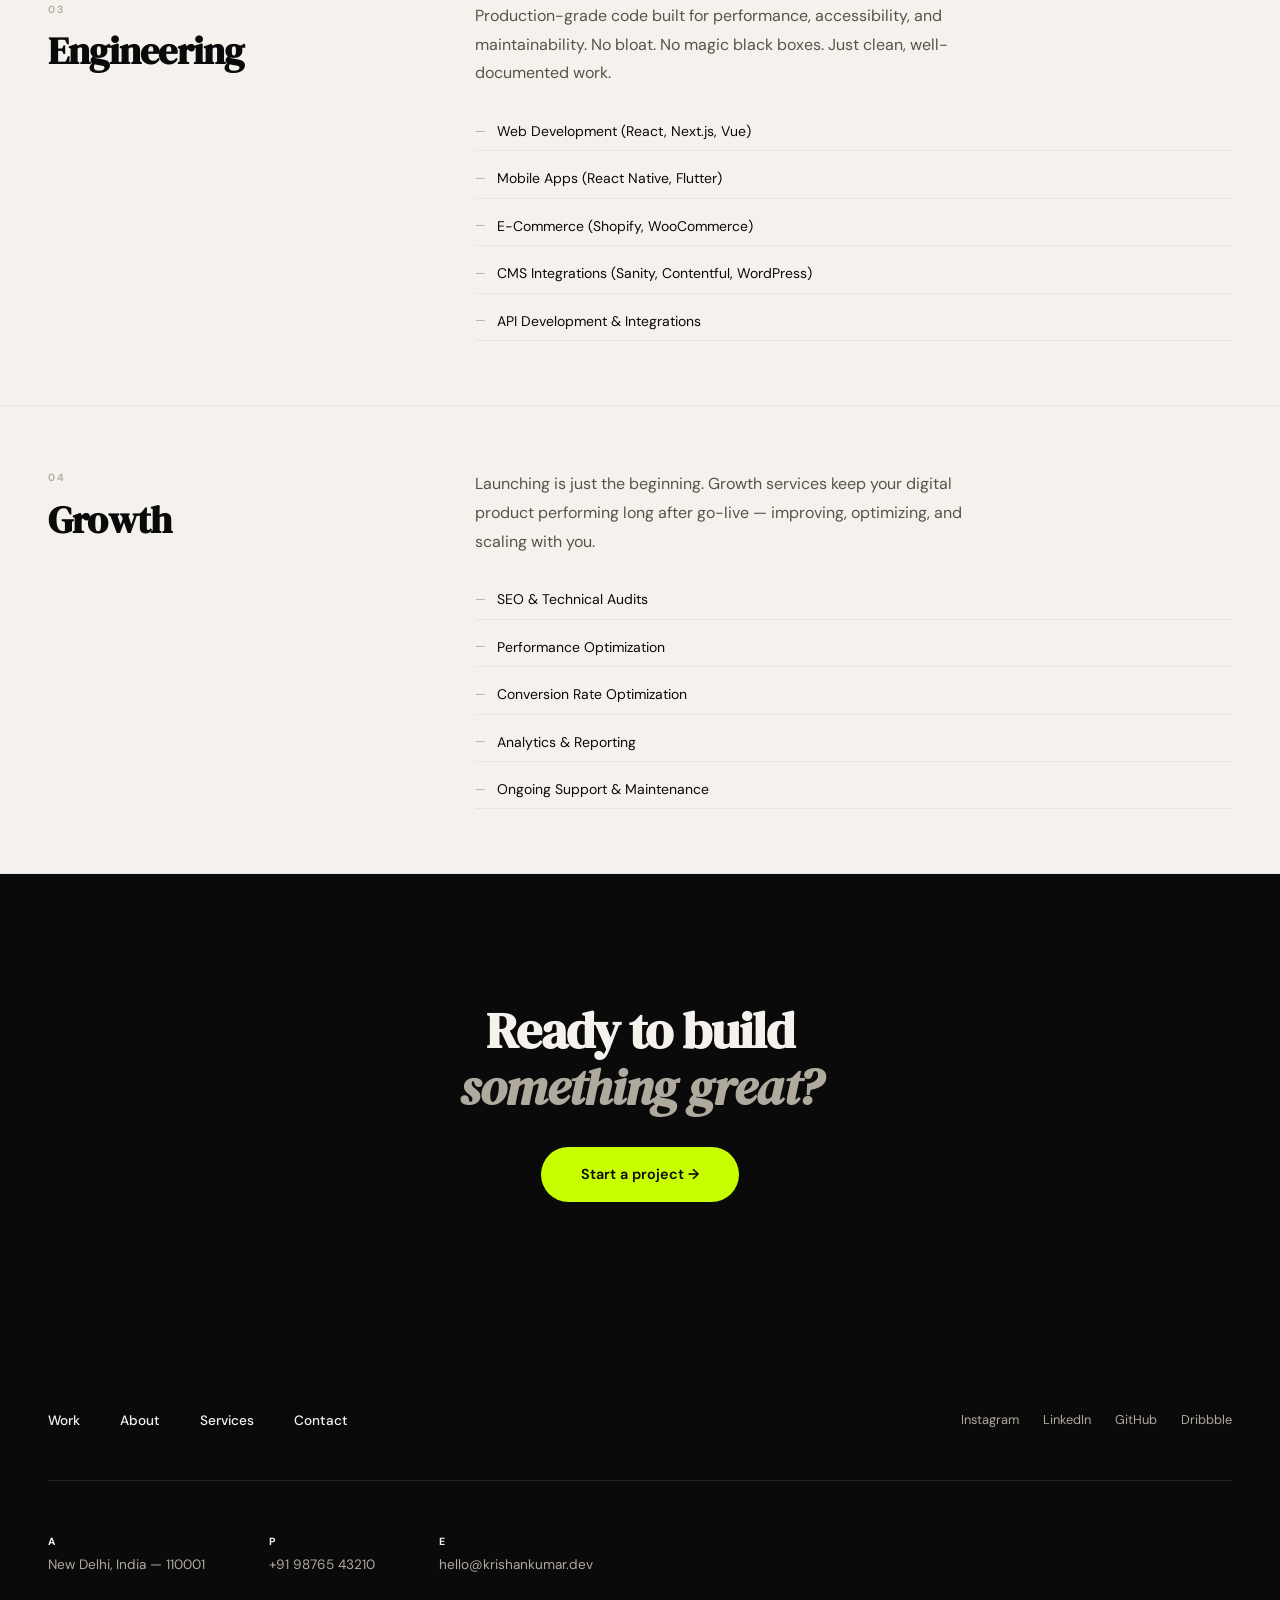
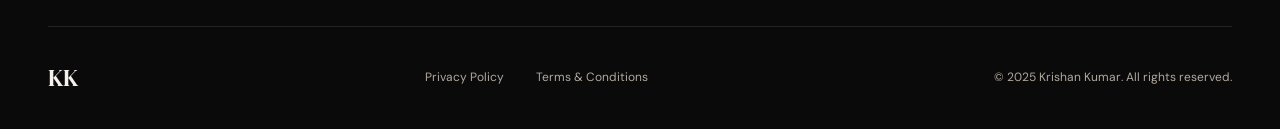
<file: services.html>
<!DOCTYPE html>
<html lang="en">
<head>
  <meta charset="UTF-8" />
  <meta name="viewport" content="width=device-width, initial-scale=1, viewport-fit=cover" />
  <title>Services | Krishan Kumar</title>
  <link rel="stylesheet" href="css/reset.css" />
  <link rel="stylesheet" href="css/style.css" />
  <link rel="stylesheet" href="css/nav.css" />
  <link rel="stylesheet" href="css/footer.css" />
  <link rel="stylesheet" href="css/pages.css" />
  <link href="https://fonts.googleapis.com/css2?family=DM+Serif+Display:ital@0;1&family=DM+Sans:wght@300;400;500;600&display=swap" rel="stylesheet">
</head>
<body>

  <header class="navbar" id="navbar">
    <a href="index.html" class="nav-logo">KK</a>
    <nav class="nav-links">
      <a href="work.html">Work</a>
      <a href="about.html">About</a>
      <a href="services.html">Services</a>
      <a href="careers.html">Careers</a>
      <a href="contact.html">Contact</a>
    </nav>
    <button class="nav-toggle" id="navToggle"><span></span><span></span><span></span></button>
  </header>

  <div class="mobile-menu" id="mobileMenu">
    <button class="menu-close" id="menuClose">Close ✕</button>
    <nav class="mobile-nav">
      <a href="work.html">Work</a>
      <a href="about.html">About</a>
      <a href="services.html">Services</a>
      <a href="contact.html">Contact</a>
    </nav>
  </div>

  <main id="content">

    <section class="page-hero">
      <div class="section-label">Services</div>
      <h1>Strategy, design<br><em>and engineering.</em></h1>
      <p class="page-lead">At the intersection of strategy, design, and technology — end-to-end digital services built for real results.</p>
    </section>

    <section class="services-list">

      <div class="service-block">
        <div class="service-block-header">
          <span class="service-block-num">01</span>
          <h2>Strategy</h2>
        </div>
        <div class="service-block-body">
          <p>Before any pixel is pushed or code is written, we make sure the direction is right. Understanding your users, your competition, and what success actually looks like for you.</p>
          <ul class="service-list-items">
            <li>Brand Positioning</li>
            <li>Digital Transformation Roadmaps</li>
            <li>Market &amp; User Research</li>
            <li>Content Strategy</li>
            <li>Analytics &amp; KPI Definition</li>
          </ul>
        </div>
      </div>

      <div class="service-block">
        <div class="service-block-header">
          <span class="service-block-num">02</span>
          <h2>Design</h2>
        </div>
        <div class="service-block-body">
          <p>Design that earns attention and keeps it. From your first brand impression to complex interface flows, every detail is considered and intentional.</p>
          <ul class="service-list-items">
            <li>UI / UX Design</li>
            <li>Visual Identity &amp; Branding</li>
            <li>Design Systems</li>
            <li>Prototyping &amp; User Testing</li>
            <li>Motion &amp; Interaction Design</li>
          </ul>
        </div>
      </div>

      <div class="service-block">
        <div class="service-block-header">
          <span class="service-block-num">03</span>
          <h2>Engineering</h2>
        </div>
        <div class="service-block-body">
          <p>Production-grade code built for performance, accessibility, and maintainability. No bloat. No magic black boxes. Just clean, well-documented work.</p>
          <ul class="service-list-items">
            <li>Web Development (React, Next.js, Vue)</li>
            <li>Mobile Apps (React Native, Flutter)</li>
            <li>E-Commerce (Shopify, WooCommerce)</li>
            <li>CMS Integrations (Sanity, Contentful, WordPress)</li>
            <li>API Development &amp; Integrations</li>
          </ul>
        </div>
      </div>

      <div class="service-block">
        <div class="service-block-header">
          <span class="service-block-num">04</span>
          <h2>Growth</h2>
        </div>
        <div class="service-block-body">
          <p>Launching is just the beginning. Growth services keep your digital product performing long after go-live — improving, optimizing, and scaling with you.</p>
          <ul class="service-list-items">
            <li>SEO &amp; Technical Audits</li>
            <li>Performance Optimization</li>
            <li>Conversion Rate Optimization</li>
            <li>Analytics &amp; Reporting</li>
            <li>Ongoing Support &amp; Maintenance</li>
          </ul>
        </div>
      </div>

    </section>

    <section class="services-cta">
      <h2>Ready to build<br><em>something great?</em></h2>
      <a href="contact.html" class="cta-btn">Start a project →</a>
    </section>

  </main>

  <footer class="site-footer">
    <div class="footer-top">
      <nav class="footer-nav">
        <a href="work.html">Work</a>
        <a href="about.html">About</a>
        <a href="services.html">Services</a>
        <a href="contact.html">Contact</a>
      </nav>
      <div class="footer-social">
        <a href="#">Instagram</a>
        <a href="#">LinkedIn</a>
        <a href="#">GitHub</a>
        <a href="#">Dribbble</a>
      </div>
    </div>
    <div class="footer-mid">
      <div class="footer-address">
        <p><strong>A</strong><br>New Delhi, India — 110001</p>
        <p><strong>P</strong><br>+91 98765 43210</p>
        <p><strong>E</strong><br><a href="mailto:hello@krishankumar.dev">hello@krishankumar.dev</a></p>
      </div>
    </div>
    <div class="footer-bottom">
      <a href="index.html" class="footer-logo">KK</a>
      <div class="footer-legal">
        <a href="#">Privacy Policy</a>
        <a href="#">Terms &amp; Conditions</a>
      </div>
      <p class="footer-copy">© 2025 Krishan Kumar. All rights reserved.</p>
    </div>
  </footer>

  <script src="js/main.js"></script>
</body>
</html>
</file>
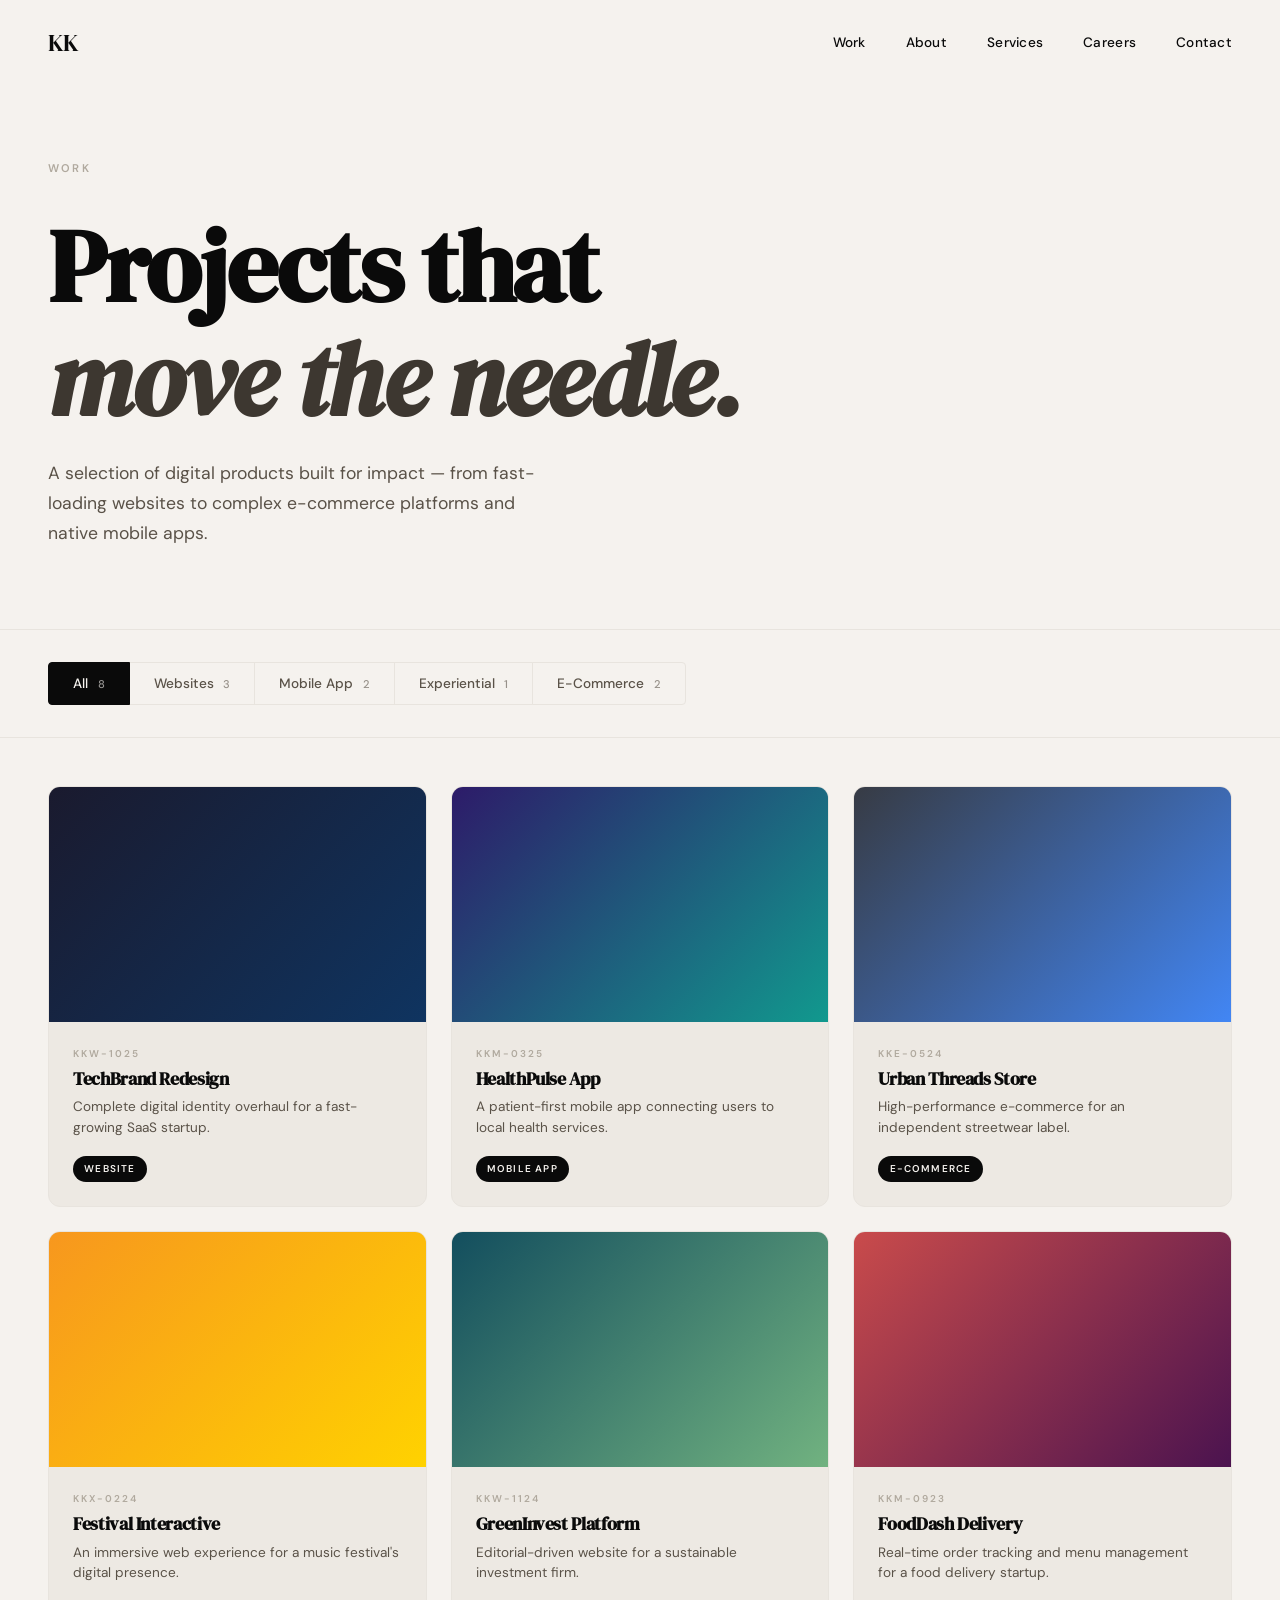
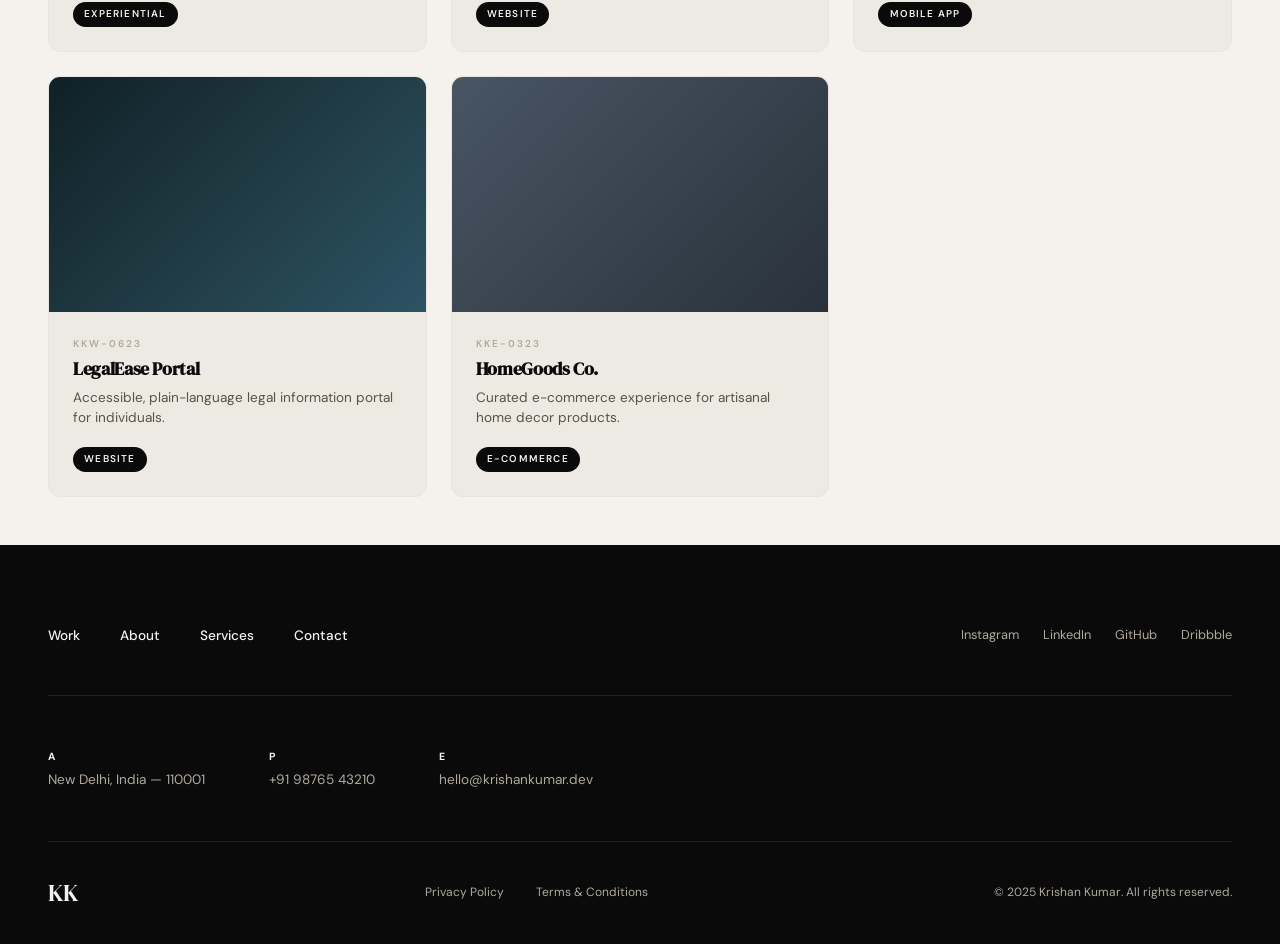
<file: work.html>
<!DOCTYPE html>
<html lang="en">
<head>
  <meta charset="UTF-8" />
  <meta name="viewport" content="width=device-width, initial-scale=1, viewport-fit=cover" />
  <title>Work | Krishan Kumar</title>
  <link rel="stylesheet" href="css/reset.css" />
  <link rel="stylesheet" href="css/style.css" />
  <link rel="stylesheet" href="css/nav.css" />
  <link rel="stylesheet" href="css/footer.css" />
  <link rel="stylesheet" href="css/pages.css" />
  <link href="https://fonts.googleapis.com/css2?family=DM+Serif+Display:ital@0;1&family=DM+Sans:wght@300;400;500;600&display=swap" rel="stylesheet">
</head>
<body>

  <header class="navbar" id="navbar">
    <a href="index.html" class="nav-logo">KK</a>
    <nav class="nav-links">
      <a href="work.html">Work</a>
      <a href="about.html">About</a>
      <a href="services.html">Services</a>
      <a href="careers.html">Careers</a>
      <a href="contact.html">Contact</a>
    </nav>
    <button class="nav-toggle" id="navToggle"><span></span><span></span><span></span></button>
  </header>

  <div class="mobile-menu" id="mobileMenu">
    <button class="menu-close" id="menuClose">Close ✕</button>
    <nav class="mobile-nav">
      <a href="work.html">Work</a>
      <a href="about.html">About</a>
      <a href="services.html">Services</a>
      <a href="careers.html">Careers</a>
      <a href="contact.html">Contact</a>
    </nav>
  </div>

  <main id="content">

    <section class="page-hero">
      <div class="section-label">Work</div>
      <h1>Projects that<br><em>move the needle.</em></h1>
      <p class="page-lead">A selection of digital products built for impact — from fast-loading websites to complex e-commerce platforms and native mobile apps.</p>
    </section>

    <div class="work-filter">
      <button class="filter-btn active" data-filter="all">All <span>8</span></button>
      <button class="filter-btn" data-filter="website">Websites <span>3</span></button>
      <button class="filter-btn" data-filter="mobile-app">Mobile App <span>2</span></button>
      <button class="filter-btn" data-filter="experiential">Experiential <span>1</span></button>
      <button class="filter-btn" data-filter="e-commerce">E-Commerce <span>2</span></button>
    </div>

    <div class="projects-grid" id="projectsGrid">

      <a href="#" class="project-card" data-type="website">
        <div class="project-img" style="background:linear-gradient(135deg,#1a1a2e,#0f3460);"></div>
        <div class="project-info">
          <span class="project-code">KKW-1025</span>
          <h3>TechBrand Redesign</h3>
          <p>Complete digital identity overhaul for a fast-growing SaaS startup.</p>
          <span class="project-tag">Website</span>
        </div>
      </a>

      <a href="#" class="project-card" data-type="mobile-app">
        <div class="project-img" style="background:linear-gradient(135deg,#2d1b69,#11998e);"></div>
        <div class="project-info">
          <span class="project-code">KKM-0325</span>
          <h3>HealthPulse App</h3>
          <p>A patient-first mobile app connecting users to local health services.</p>
          <span class="project-tag">Mobile App</span>
        </div>
      </a>

      <a href="#" class="project-card" data-type="e-commerce">
        <div class="project-img" style="background:linear-gradient(135deg,#373b44,#4286f4);"></div>
        <div class="project-info">
          <span class="project-code">KKE-0524</span>
          <h3>Urban Threads Store</h3>
          <p>High-performance e-commerce for an independent streetwear label.</p>
          <span class="project-tag">E-Commerce</span>
        </div>
      </a>

      <a href="#" class="project-card" data-type="experiential">
        <div class="project-img" style="background:linear-gradient(135deg,#f7971e,#ffd200);"></div>
        <div class="project-info">
          <span class="project-code">KKX-0224</span>
          <h3>Festival Interactive</h3>
          <p>An immersive web experience for a music festival's digital presence.</p>
          <span class="project-tag">Experiential</span>
        </div>
      </a>

      <a href="#" class="project-card" data-type="website">
        <div class="project-img" style="background:linear-gradient(135deg,#134e5e,#71b280);"></div>
        <div class="project-info">
          <span class="project-code">KKW-1124</span>
          <h3>GreenInvest Platform</h3>
          <p>Editorial-driven website for a sustainable investment firm.</p>
          <span class="project-tag">Website</span>
        </div>
      </a>

      <a href="#" class="project-card" data-type="mobile-app">
        <div class="project-img" style="background:linear-gradient(135deg,#c94b4b,#4b134f);"></div>
        <div class="project-info">
          <span class="project-code">KKM-0923</span>
          <h3>FoodDash Delivery</h3>
          <p>Real-time order tracking and menu management for a food delivery startup.</p>
          <span class="project-tag">Mobile App</span>
        </div>
      </a>

      <a href="#" class="project-card" data-type="website">
        <div class="project-img" style="background:linear-gradient(135deg,#0f2027,#203a43,#2c5364);"></div>
        <div class="project-info">
          <span class="project-code">KKW-0623</span>
          <h3>LegalEase Portal</h3>
          <p>Accessible, plain-language legal information portal for individuals.</p>
          <span class="project-tag">Website</span>
        </div>
      </a>

      <a href="#" class="project-card" data-type="e-commerce">
        <div class="project-img" style="background:linear-gradient(135deg,#485563,#29323c);"></div>
        <div class="project-info">
          <span class="project-code">KKE-0323</span>
          <h3>HomeGoods Co.</h3>
          <p>Curated e-commerce experience for artisanal home decor products.</p>
          <span class="project-tag">E-Commerce</span>
        </div>
      </a>

    </div>
  </main>

  <footer class="site-footer">
    <div class="footer-top">
      <nav class="footer-nav">
        <a href="work.html">Work</a>
        <a href="about.html">About</a>
        <a href="services.html">Services</a>
        <a href="contact.html">Contact</a>
      </nav>
      <div class="footer-social">
        <a href="#">Instagram</a>
        <a href="#">LinkedIn</a>
        <a href="#">GitHub</a>
        <a href="#">Dribbble</a>
      </div>
    </div>
    <div class="footer-mid">
      <div class="footer-address">
        <p><strong>A</strong><br>New Delhi, India — 110001</p>
        <p><strong>P</strong><br>+91 98765 43210</p>
        <p><strong>E</strong><br><a href="mailto:hello@krishankumar.dev">hello@krishankumar.dev</a></p>
      </div>
    </div>
    <div class="footer-bottom">
      <a href="index.html" class="footer-logo">KK</a>
      <div class="footer-legal">
        <a href="#">Privacy Policy</a>
        <a href="#">Terms &amp; Conditions</a>
      </div>
      <p class="footer-copy">© 2025 Krishan Kumar. All rights reserved.</p>
    </div>
  </footer>

  <script src="js/main.js"></script>
  <script src="js/work-filter.js"></script>
</body>
</html>
</file>
<file: css/style.css>
:root {
  --black: #0a0a0a;
  --white: #f5f2ee;
  --off-white: #ede9e3;
  --accent: #c8ff00;
  --accent-dark: #9dcc00;
  --gray-light: #e8e4de;
  --gray-mid: #b0a99e;
  --gray-dark: #3d3730;
  --text-primary: #0a0a0a;
  --text-secondary: #5a5248;
  --font-display: 'DM Serif Display', Georgia, serif;
  --font-body: 'DM Sans', system-ui, sans-serif;
  --space-xs: 0.5rem;
  --space-sm: 1rem;
  --space-md: 2rem;
  --space-lg: 4rem;
  --space-xl: 8rem;
  --radius-sm: 4px;
  --radius-md: 12px;
  --radius-lg: 24px;
  --transition: 0.3s cubic-bezier(0.4, 0, 0.2, 1);
  --transition-slow: 0.6s cubic-bezier(0.4, 0, 0.2, 1);
}

body {
  font-family: var(--font-body);
  background-color: var(--white);
  color: var(--text-primary);
  line-height: 1.6;
  overflow-x: hidden;
}

h1, h2, h3, h4 {
  font-family: var(--font-display);
  line-height: 1.1;
  letter-spacing: -0.02em;
}

h1 { font-size: clamp(3rem, 8vw, 7rem); }
h2 { font-size: clamp(2rem, 4vw, 3.5rem); }
h3 { font-size: clamp(1.25rem, 2vw, 1.75rem); }
p  { font-size: 1rem; color: var(--text-secondary); }

.section-label {
  font-size: 0.7rem;
  font-weight: 600;
  letter-spacing: 0.2em;
  text-transform: uppercase;
  color: var(--gray-mid);
  margin-bottom: var(--space-md);
}

.cta-link {
  display: inline-flex;
  align-items: center;
  gap: 0.5rem;
  font-weight: 500;
  font-size: 0.9rem;
  border-bottom: 1.5px solid var(--text-primary);
  padding-bottom: 2px;
  transition: var(--transition);
  color: var(--text-primary);
}
.cta-link:hover { gap: 1rem; border-color: var(--accent-dark); color: var(--accent-dark); }

.reveal {
  opacity: 0;
  transform: translateY(32px);
  transition: opacity 0.7s ease, transform 0.7s ease;
}
.reveal.visible { opacity: 1; transform: none; }

@keyframes fadeUp {
  from { opacity: 0; transform: translateY(20px); }
  to   { opacity: 1; transform: translateY(0); }
}
</file>
<file: css/nav.css>
.navbar {
  position: fixed;
  top: 0; left: 0; right: 0;
  z-index: 100;
  display: flex;
  align-items: center;
  justify-content: space-between;
  padding: 1.5rem 3rem;
  transition: background var(--transition), padding var(--transition);
}
.navbar.scrolled {
  background: rgba(245,242,238,0.95);
  backdrop-filter: blur(12px);
  padding: 1rem 3rem;
  border-bottom: 1px solid var(--gray-light);
}
.nav-logo {
  font-family: var(--font-display);
  font-size: 1.5rem;
  letter-spacing: -0.04em;
  color: var(--black);
  z-index: 110;
}
.nav-links { display: flex; gap: 2.5rem; align-items: center; }
.nav-links a {
  font-size: 0.85rem;
  font-weight: 500;
  letter-spacing: 0.02em;
  color: var(--text-primary);
  position: relative;
  transition: color var(--transition);
}
.nav-links a::after {
  content: '';
  position: absolute;
  bottom: -2px; left: 0;
  width: 0; height: 1.5px;
  background: var(--black);
  transition: width var(--transition);
}
.nav-links a:hover::after { width: 100%; }

.nav-toggle {
  display: none;
  flex-direction: column;
  gap: 5px;
  z-index: 110;
  padding: 4px;
}
.nav-toggle span {
  display: block;
  width: 24px; height: 1.5px;
  background: var(--black);
  transition: var(--transition);
}

/* Mobile Menu */
.mobile-menu {
  position: fixed;
  inset: 0;
  background: var(--black);
  color: var(--white);
  z-index: 200;
  display: flex;
  flex-direction: column;
  padding: 2rem 2rem 3rem;
  transform: translateX(100%);
  transition: transform 0.5s cubic-bezier(0.77,0,0.175,1);
  overflow-y: auto;
}
.mobile-menu.open { transform: translateX(0); }
.menu-close {
  align-self: flex-end;
  color: var(--white);
  font-size: 0.85rem;
  font-weight: 500;
  letter-spacing: 0.05em;
  margin-bottom: 3rem;
}
.mobile-nav { display: flex; flex-direction: column; gap: 0.25rem; margin-bottom: 3rem; }
.mobile-nav a {
  font-family: var(--font-display);
  font-size: clamp(2.5rem, 8vw, 4rem);
  color: var(--white);
  line-height: 1.2;
  transition: color var(--transition);
}
.mobile-nav a:hover { color: var(--accent); }
.menu-label {
  font-size: 0.65rem;
  letter-spacing: 0.2em;
  text-transform: uppercase;
  color: var(--gray-mid);
  margin-bottom: 1.25rem;
}
.menu-featured { border-top: 1px solid rgba(255,255,255,0.1); padding-top: 2rem; }
.menu-project {
  display: block;
  padding: 1rem 0;
  border-bottom: 1px solid rgba(255,255,255,0.08);
  transition: opacity var(--transition);
}
.menu-project:hover { opacity: 0.6; }
.project-code {
  display: block;
  font-size: 0.65rem;
  letter-spacing: 0.15em;
  color: var(--gray-mid);
  margin-bottom: 0.25rem;
  font-weight: 600;
}
.project-title { color: var(--white); font-size: 0.9rem; }
.see-all {
  display: inline-block;
  margin-top: 1.5rem;
  font-size: 0.85rem;
  color: var(--accent);
  font-weight: 500;
  border-bottom: 1px solid var(--accent);
  padding-bottom: 2px;
}

@media (max-width: 768px) {
  .navbar { padding: 1.25rem 1.5rem; }
  .navbar.scrolled { padding: 1rem 1.5rem; }
  .nav-links { display: none; }
  .nav-toggle { display: flex; }
}
</file>
<file: css/hero.css>
.hero {
  min-height: 100vh;
  padding-top: 7rem;
  background: var(--white);
  position: relative;
  overflow: hidden;
  display: grid;
  grid-template-rows: auto 1fr auto;
}

/* Ticker */
.hero-ticker {
  overflow: hidden;
  border-top: 1px solid var(--gray-light);
  border-bottom: 1px solid var(--gray-light);
  padding: 0.6rem 0;
  background: var(--off-white);
}
.ticker-track {
  display: flex;
  gap: 2.5rem;
  width: max-content;
  animation: ticker 20s linear infinite;
  font-size: 0.75rem;
  font-weight: 500;
  letter-spacing: 0.08em;
  text-transform: uppercase;
  color: var(--text-secondary);
}
.ticker-track .dot { color: var(--accent-dark); }
@keyframes ticker {
  from { transform: translateX(0); }
  to   { transform: translateX(-50%); }
}

/* Content */
.hero-content {
  display: flex;
  flex-direction: column;
  justify-content: center;
  padding: 5rem 3rem 3rem;
  max-width: 900px;
}
.hero-title { color: var(--black); margin-bottom: 1.5rem; animation: fadeUp 0.8s 0.2s both; }
.hero-title em { font-style: italic; color: var(--gray-dark); }
.hero-sub { font-size: 1.1rem; color: var(--text-secondary); max-width: 480px; animation: fadeUp 0.8s 0.4s both; }

/* Card */
.hero-project-card { padding: 2rem 3rem 4rem; animation: fadeUp 0.8s 0.6s both; }
.featured-card {
  display: block;
  max-width: 500px;
  background: var(--black);
  border-radius: var(--radius-lg);
  padding: 1.5rem;
  transition: transform var(--transition-slow);
}
.featured-card:hover { transform: translateY(-6px); }
.card-meta { display: flex; justify-content: space-between; align-items: center; margin-bottom: 1rem; }
.card-code { font-size: 0.65rem; letter-spacing: 0.2em; color: var(--gray-mid); font-weight: 500; }
.card-name { font-size: 0.8rem; color: var(--white); font-weight: 500; }
.card-img-placeholder {
  background: var(--gray-dark);
  border-radius: var(--radius-md);
  aspect-ratio: 16/9;
  overflow: hidden;
  margin-bottom: 1rem;
}
.card-img-inner {
  width: 100%; height: 100%;
  background: linear-gradient(135deg,#1a1a2e 0%,#16213e 50%,#0f3460 100%);
}
.card-thumbnails { display: flex; gap: 6px; }
.thumb {
  display: block;
  width: 32px; height: 20px;
  border-radius: 4px;
  background: var(--gray-dark);
  opacity: 0.5;
  transition: opacity var(--transition);
}
.thumb.active { opacity: 1; background: var(--gray-mid); }

@media (max-width: 768px) {
  .hero-content { padding: 3rem 1.5rem 2rem; }
  .hero-project-card { padding: 1rem 1.5rem 3rem; }
}
</file>
<file: css/sections.css>
/* ABOUT */
.section-about {
  padding: var(--space-xl) 3rem;
  display: grid;
  grid-template-columns: 1fr 2fr;
  grid-template-rows: auto auto;
  gap: 3rem;
  border-top: 1px solid var(--gray-light);
}
.section-about .section-label { grid-column:1; grid-row:1; }
.about-body { grid-column:2; grid-row:1/3; }
.about-body h2 { margin-bottom: 1rem; max-width: 640px; }
.about-body p { font-size: 1.1rem; margin-bottom: 2rem; }
.about-video-block { grid-column:1; grid-row:2; }
.video-placeholder {
  aspect-ratio: 4/3;
  background: var(--black);
  border-radius: var(--radius-md);
  display: flex; align-items: center; justify-content: center;
  cursor: pointer;
  max-width: 280px;
  transition: opacity var(--transition);
}
.video-placeholder:hover { opacity: 0.85; }
.video-placeholder span { color: var(--white); font-size: 0.85rem; font-weight: 500; letter-spacing: 0.05em; }

/* WORK */
.section-work {
  padding: var(--space-xl) 3rem;
  border-top: 1px solid var(--gray-light);
  background: var(--off-white);
}
.section-work h2 { max-width: 560px; margin-bottom: 1.5rem; }
.section-work .cta-link { margin-bottom: 4rem; display: inline-flex; }

.work-grid { display: grid; grid-template-columns: 1.4fr 1fr 1fr; gap: 1.5rem; margin-bottom: 2rem; }
.work-card {
  display: block;
  border-radius: var(--radius-md);
  overflow: hidden;
  background: var(--white);
  transition: transform var(--transition-slow);
}
.work-card:hover { transform: translateY(-4px); }
.work-card-img { aspect-ratio: 4/3; }
.work-card--large .work-card-img { aspect-ratio: 1/1; }
.work-card-info { padding: 1.25rem; }
.work-tag {
  display: inline-block;
  font-size: 0.65rem; font-weight: 600;
  letter-spacing: 0.15em; text-transform: uppercase;
  color: var(--gray-mid); margin-bottom: 0.5rem;
}
.work-card-info p { font-size: 0.9rem; color: var(--text-primary); font-weight: 500; }

.work-list { border-top: 1px solid var(--gray-light); }
.work-list-item {
  display: flex; align-items: center; gap: 2rem;
  padding: 1.25rem 0;
  border-bottom: 1px solid var(--gray-light);
  transition: background var(--transition);
}
.work-list-item:hover .work-list-arrow { transform: translateX(8px); color: var(--accent-dark); }
.work-list-tag { font-size: 0.65rem; font-weight: 600; letter-spacing: 0.15em; text-transform: uppercase; color: var(--gray-mid); min-width: 120px; }
.work-list-text { flex: 1; font-size: 0.95rem; color: var(--text-primary); }
.work-list-arrow { font-size: 1.1rem; transition: transform var(--transition), color var(--transition); }

/* SERVICES */
.section-services { padding: var(--space-xl) 3rem; border-top: 1px solid var(--gray-light); }
.section-services h2 { max-width: 640px; margin-bottom: 1.5rem; }
.section-services .cta-link { margin-bottom: 4rem; display: inline-flex; }

.services-grid { display: grid; grid-template-columns: repeat(4,1fr); gap: 2rem; }
.service-item {
  padding: 2rem;
  background: var(--off-white);
  border-radius: var(--radius-md);
  border: 1px solid var(--gray-light);
  transition: border-color var(--transition), transform var(--transition-slow);
}
.service-item:hover { border-color: var(--gray-mid); transform: translateY(-4px); }
.service-num { display: block; font-size: 0.65rem; font-weight: 600; letter-spacing: 0.2em; color: var(--gray-mid); margin-bottom: 1rem; }
.service-item h3 { font-size: 1.3rem; margin-bottom: 0.75rem; color: var(--black); }
.service-item p { font-size: 0.875rem; color: var(--text-secondary); line-height: 1.6; }

@media (max-width: 1024px) {
  .services-grid { grid-template-columns: repeat(2,1fr); }
  .work-grid { grid-template-columns: 1fr 1fr; }
  .work-card--large { grid-column: span 2; }
}
@media (max-width: 768px) {
  .section-about { grid-template-columns: 1fr; padding: var(--space-lg) 1.5rem; }
  .section-about .section-label { grid-column:1; grid-row:1; }
  .about-body { grid-column:1; grid-row:2; }
  .about-video-block { grid-column:1; grid-row:3; }
  .section-work, .section-services { padding: var(--space-lg) 1.5rem; }
  .work-grid { grid-template-columns: 1fr; }
  .work-card--large { grid-column: span 1; }
  .services-grid { grid-template-columns: 1fr; }
  .work-list-tag { min-width: 80px; }
  .work-list-item { gap: 1rem; }
}
</file>
<file: css/footer.css>
.site-footer { background: var(--black); color: var(--white); padding: 5rem 3rem 2rem; }

.footer-top {
  display: flex; justify-content: space-between; align-items: flex-start;
  padding-bottom: 3rem;
  border-bottom: 1px solid rgba(255,255,255,0.1);
  margin-bottom: 3rem;
}
.footer-nav { display: flex; gap: 2.5rem; }
.footer-nav a { font-size: 0.85rem; font-weight: 500; color: var(--white); transition: color var(--transition); }
.footer-nav a:hover { color: var(--accent); }
.footer-social { display: flex; gap: 1.5rem; }
.footer-social a { font-size: 0.8rem; color: var(--gray-mid); transition: color var(--transition); }
.footer-social a:hover { color: var(--white); }

.footer-mid { padding-bottom: 3rem; border-bottom: 1px solid rgba(255,255,255,0.1); margin-bottom: 2rem; }
.footer-address { display: flex; gap: 4rem; }
.footer-address p { color: var(--gray-mid); font-size: 0.85rem; line-height: 1.8; }
.footer-address strong { color: var(--white); font-size: 0.65rem; letter-spacing: 0.15em; text-transform: uppercase; }
.footer-address a { color: var(--gray-mid); transition: color var(--transition); }
.footer-address a:hover { color: var(--white); }

.footer-bottom { display: flex; align-items: center; justify-content: space-between; flex-wrap: wrap; gap: 1rem; }
.footer-logo { font-family: var(--font-display); font-size: 1.5rem; color: var(--white); letter-spacing: -0.04em; }
.footer-legal { display: flex; gap: 2rem; }
.footer-legal a { font-size: 0.75rem; color: var(--gray-mid); transition: color var(--transition); }
.footer-legal a:hover { color: var(--white); }
.footer-copy { font-size: 0.75rem; color: var(--gray-mid); }

@media (max-width: 768px) {
  .site-footer { padding: 3rem 1.5rem 2rem; }
  .footer-top { flex-direction: column; gap: 2rem; }
  .footer-nav { flex-wrap: wrap; gap: 1.5rem; }
  .footer-address { flex-direction: column; gap: 1.5rem; }
  .footer-bottom { flex-direction: column; align-items: flex-start; }
}
</file>
<file: css/pages.css>
/* PAGE HERO */
.page-hero {
  min-height: 60vh;
  padding: 10rem 3rem 5rem;
  display: flex; flex-direction: column; justify-content: flex-end;
  border-bottom: 1px solid var(--gray-light);
}
.page-hero h1 { margin-bottom: 1.5rem; max-width: 720px; }
.page-hero h1 em { font-style: italic; color: var(--gray-dark); }
.page-lead { font-size: 1.1rem; max-width: 520px; color: var(--text-secondary); line-height: 1.7; }

/* ABOUT STATS */
.about-stats { display: grid; grid-template-columns: repeat(4,1fr); border-bottom: 1px solid var(--gray-light); }
.stat-item { padding: 3rem; border-right: 1px solid var(--gray-light); display: flex; flex-direction: column; gap: 0.5rem; }
.stat-item:last-child { border-right: none; }
.stat-num { font-family: var(--font-display); font-size: 4rem; line-height: 1; color: var(--black); }
.stat-label { font-size: 0.8rem; color: var(--gray-mid); font-weight: 500; text-transform: uppercase; letter-spacing: 0.08em; }

/* ABOUT STORY */
.about-story { display: grid; grid-template-columns: 1fr 2fr; gap: 4rem; padding: var(--space-xl) 3rem; border-bottom: 1px solid var(--gray-light); }
.story-col--text h2 { margin-bottom: 2rem; }
.story-col--text p { font-size: 1rem; line-height: 1.8; margin-bottom: 1.5rem; color: var(--text-secondary); max-width: 580px; }

/* ABOUT VALUES */
.about-values { padding: var(--space-xl) 3rem; }
.about-values .section-label { margin-bottom: 3rem; }
.values-grid { display: grid; grid-template-columns: repeat(2,1fr); gap: 2px; background: var(--gray-light); border: 1px solid var(--gray-light); border-radius: var(--radius-md); overflow: hidden; }
.value-item { background: var(--white); padding: 3rem; transition: background var(--transition); }
.value-item:hover { background: var(--off-white); }
.value-num { display: block; font-size: 0.65rem; font-weight: 600; letter-spacing: 0.2em; color: var(--gray-mid); margin-bottom: 1.5rem; }
.value-item h3 { margin-bottom: 0.75rem; font-size: 1.25rem; }
.value-item p { font-size: 0.9rem; color: var(--text-secondary); line-height: 1.7; }

/* WORK FILTER */
.work-filter { display: flex; padding: 2rem 3rem; border-bottom: 1px solid var(--gray-light); overflow-x: auto; }
.filter-btn {
  padding: 0.6rem 1.5rem; font-size: 0.85rem; font-weight: 500;
  color: var(--text-secondary); border: 1px solid var(--gray-light);
  background: transparent; cursor: pointer; transition: var(--transition);
  white-space: nowrap; margin-right: -1px;
}
.filter-btn:first-child { border-radius: var(--radius-sm) 0 0 var(--radius-sm); }
.filter-btn:last-child  { border-radius: 0 var(--radius-sm) var(--radius-sm) 0; }
.filter-btn.active, .filter-btn:hover { background: var(--black); color: var(--white); border-color: var(--black); z-index: 1; }
.filter-btn span { display: inline-block; margin-left: 0.35rem; font-size: 0.7rem; opacity: 0.6; }

/* PROJECTS GRID */
.projects-grid { display: grid; grid-template-columns: repeat(3,1fr); gap: 1.5rem; padding: 3rem; }
.project-card { display: block; background: var(--off-white); border-radius: var(--radius-md); overflow: hidden; transition: transform var(--transition-slow); border: 1px solid var(--gray-light); }
.project-card:hover { transform: translateY(-6px); }
.project-card.hidden { display: none; }
.project-img { aspect-ratio: 16/10; }
.project-info { padding: 1.5rem; }
.project-code { display: block; font-size: 0.62rem; letter-spacing: 0.2em; text-transform: uppercase; color: var(--gray-mid); margin-bottom: 0.5rem; font-weight: 600; }
.project-info h3 { font-size: 1.1rem; margin-bottom: 0.5rem; color: var(--black); }
.project-info p { font-size: 0.85rem; color: var(--text-secondary); margin-bottom: 1rem; line-height: 1.5; }
.project-tag { display: inline-block; font-size: 0.62rem; font-weight: 600; letter-spacing: 0.12em; text-transform: uppercase; background: var(--black); color: var(--white); padding: 0.3rem 0.7rem; border-radius: 100px; }

/* CONTACT */
.contact-hero { display: grid; grid-template-columns: 1fr 1fr; min-height: 90vh; }
.contact-hero-left { padding: 10rem 3rem 5rem; border-right: 1px solid var(--gray-light); display: flex; flex-direction: column; }
.contact-hero-left h1 { margin-bottom: 1.5rem; }
.contact-hero-left h1 em { font-style: italic; color: var(--gray-dark); }
.contact-hero-left .page-lead { margin-bottom: 3rem; }
.contact-person { display: flex; align-items: center; gap: 1rem; padding: 1.25rem; background: var(--off-white); border-radius: var(--radius-md); margin-bottom: 2rem; }
.contact-avatar { width: 48px; height: 48px; border-radius: 50%; background: var(--black); color: var(--white); font-family: var(--font-display); font-size: 1rem; display: flex; align-items: center; justify-content: center; flex-shrink: 0; }
.contact-person-info strong { display: block; font-size: 0.9rem; font-weight: 600; color: var(--black); }
.contact-person-info span { font-size: 0.8rem; color: var(--gray-mid); }
.contact-details { display: flex; flex-direction: column; gap: 0.75rem; margin-bottom: 2rem; }
.contact-detail-row { display: flex; gap: 1.5rem; font-size: 0.875rem; color: var(--text-secondary); }
.contact-detail-label { font-weight: 600; font-size: 0.65rem; letter-spacing: 0.15em; text-transform: uppercase; color: var(--gray-mid); min-width: 20px; padding-top: 2px; }
.contact-detail-row a { color: var(--text-secondary); border-bottom: 1px solid transparent; transition: border-color var(--transition); }
.contact-detail-row a:hover { border-color: currentColor; }
.contact-social { display: flex; flex-wrap: wrap; gap: 1rem; margin-top: auto; }
.contact-social a { font-size: 0.8rem; font-weight: 500; color: var(--text-secondary); transition: color var(--transition); }
.contact-social a:hover { color: var(--black); }

.contact-hero-right { padding: 10rem 3rem 5rem; background: var(--off-white); }
.contact-form { display: grid; grid-template-columns: 1fr 1fr; gap: 1.5rem; }
.form-group { display: flex; flex-direction: column; gap: 0.5rem; }
.form-group--full { grid-column: span 2; }
.form-group label { font-size: 0.75rem; font-weight: 600; letter-spacing: 0.05em; color: var(--text-secondary); text-transform: uppercase; }
.form-group input, .form-group select, .form-group textarea { padding: 0.875rem 1rem; border: 1px solid var(--gray-light); border-radius: var(--radius-sm); background: var(--white); font-size: 0.9rem; color: var(--text-primary); transition: border-color var(--transition); outline: none; resize: vertical; }
.form-group input:focus, .form-group select:focus, .form-group textarea:focus { border-color: var(--black); }
.form-group input::placeholder, .form-group textarea::placeholder { color: var(--gray-mid); }
.form-submit { grid-column: span 2; padding: 1rem 2rem; background: var(--black); color: var(--white); font-size: 0.9rem; font-weight: 600; border-radius: var(--radius-sm); transition: background var(--transition), transform var(--transition); cursor: pointer; border: none; }
.form-submit:hover { background: var(--gray-dark); transform: translateY(-1px); }
.form-note { grid-column: span 2; font-size: 0.75rem; color: var(--gray-mid); }

/* SERVICES PAGE */
.services-list { border-top: 1px solid var(--gray-light); }
.service-block { display: grid; grid-template-columns: 1fr 2fr; gap: 3rem; padding: 4rem 3rem; border-bottom: 1px solid var(--gray-light); transition: background var(--transition); }
.service-block:hover { background: var(--off-white); }
.service-block-header { display: flex; flex-direction: column; gap: 0.75rem; }
.service-block-num { font-size: 0.65rem; font-weight: 600; letter-spacing: 0.2em; color: var(--gray-mid); }
.service-block-header h2 { font-size: clamp(2rem,3vw,2.5rem); }
.service-block-body p { font-size: 1rem; color: var(--text-secondary); line-height: 1.8; margin-bottom: 1.5rem; max-width: 520px; }
.service-list-items { display: flex; flex-direction: column; gap: 0.5rem; }
.service-list-items li { font-size: 0.875rem; color: var(--text-primary); padding: 0.5rem 0; border-bottom: 1px solid var(--gray-light); display: flex; align-items: center; gap: 0.75rem; }
.service-list-items li::before { content: '—'; color: var(--gray-mid); font-size: 0.75rem; }

.services-cta { padding: var(--space-xl) 3rem; text-align: center; background: var(--black); color: var(--white); }
.services-cta h2 { color: var(--white); margin-bottom: 2rem; }
.services-cta h2 em { font-style: italic; color: var(--gray-mid); }
.cta-btn { display: inline-flex; align-items: center; gap: 0.5rem; background: var(--accent); color: var(--black); padding: 1rem 2.5rem; border-radius: 100px; font-size: 0.9rem; font-weight: 600; transition: transform var(--transition), gap var(--transition); }
.cta-btn:hover { transform: scale(1.03); gap: 1rem; }

/* CAREERS PAGE */
.careers-perks { padding: var(--space-xl) 3rem; border-bottom: 1px solid var(--gray-light); }
.careers-perks .section-label { margin-bottom: 3rem; }
.perks-grid { display: grid; grid-template-columns: repeat(4,1fr); gap: 2rem; }
.perk-item { padding: 2rem; background: var(--off-white); border-radius: var(--radius-md); }
.perk-icon { display: block; font-size: 1.5rem; margin-bottom: 1rem; }
.perk-item h3 { margin-bottom: 0.75rem; font-size: 1.1rem; }
.perk-item p { font-size: 0.875rem; color: var(--text-secondary); line-height: 1.6; }

.careers-openings { padding: var(--space-xl) 3rem; }
.careers-openings .section-label { margin-bottom: 2rem; }
.opening-item { display: flex; justify-content: space-between; align-items: center; padding: 2rem 0; border-bottom: 1px solid var(--gray-light); gap: 2rem; }
.opening-item:first-of-type { border-top: 1px solid var(--gray-light); }
.opening-item--speculative { opacity: 0.6; }
.opening-info h3 { font-size: 1.25rem; margin-bottom: 0.25rem; }
.opening-meta { font-size: 0.8rem; color: var(--gray-mid); font-weight: 500; }
.opening-apply { font-size: 0.85rem; font-weight: 600; color: var(--text-primary); border: 1px solid var(--black); padding: 0.6rem 1.5rem; border-radius: 100px; transition: background var(--transition), color var(--transition); white-space: nowrap; }
.opening-apply:hover { background: var(--black); color: var(--white); }

/* RESPONSIVE */
@media (max-width: 1024px) {
  .contact-hero { grid-template-columns: 1fr; }
  .contact-hero-left { border-right: none; border-bottom: 1px solid var(--gray-light); padding: 8rem 2rem 3rem; }
  .contact-hero-right { padding: 3rem 2rem; }
  .about-stats { grid-template-columns: repeat(2,1fr); }
  .stat-item:nth-child(2) { border-right: none; }
  .stat-item:nth-child(3), .stat-item:nth-child(4) { border-top: 1px solid var(--gray-light); }
  .stat-item:nth-child(4) { border-right: none; }
  .about-story { grid-template-columns: 1fr; }
  .service-block { grid-template-columns: 1fr; gap: 1.5rem; }
  .perks-grid { grid-template-columns: repeat(2,1fr); }
  .projects-grid { grid-template-columns: repeat(2,1fr); }
}
@media (max-width: 768px) {
  .page-hero { padding: 8rem 1.5rem 3rem; min-height: 50vh; }
  .about-stats { grid-template-columns: repeat(2,1fr); }
  .about-story, .about-values { padding: var(--space-lg) 1.5rem; }
  .values-grid { grid-template-columns: 1fr; }
  .work-filter { padding: 1.5rem; }
  .projects-grid { grid-template-columns: 1fr; padding: 1.5rem; gap: 1rem; }
  .contact-form { grid-template-columns: 1fr; }
  .form-group--full, .form-submit, .form-note { grid-column: span 1; }
  .service-block { padding: 3rem 1.5rem; }
  .services-cta, .careers-openings, .careers-perks { padding: var(--space-lg) 1.5rem; }
  .perks-grid { grid-template-columns: 1fr; }
  .opening-item { flex-direction: column; align-items: flex-start; }
}
</file>
